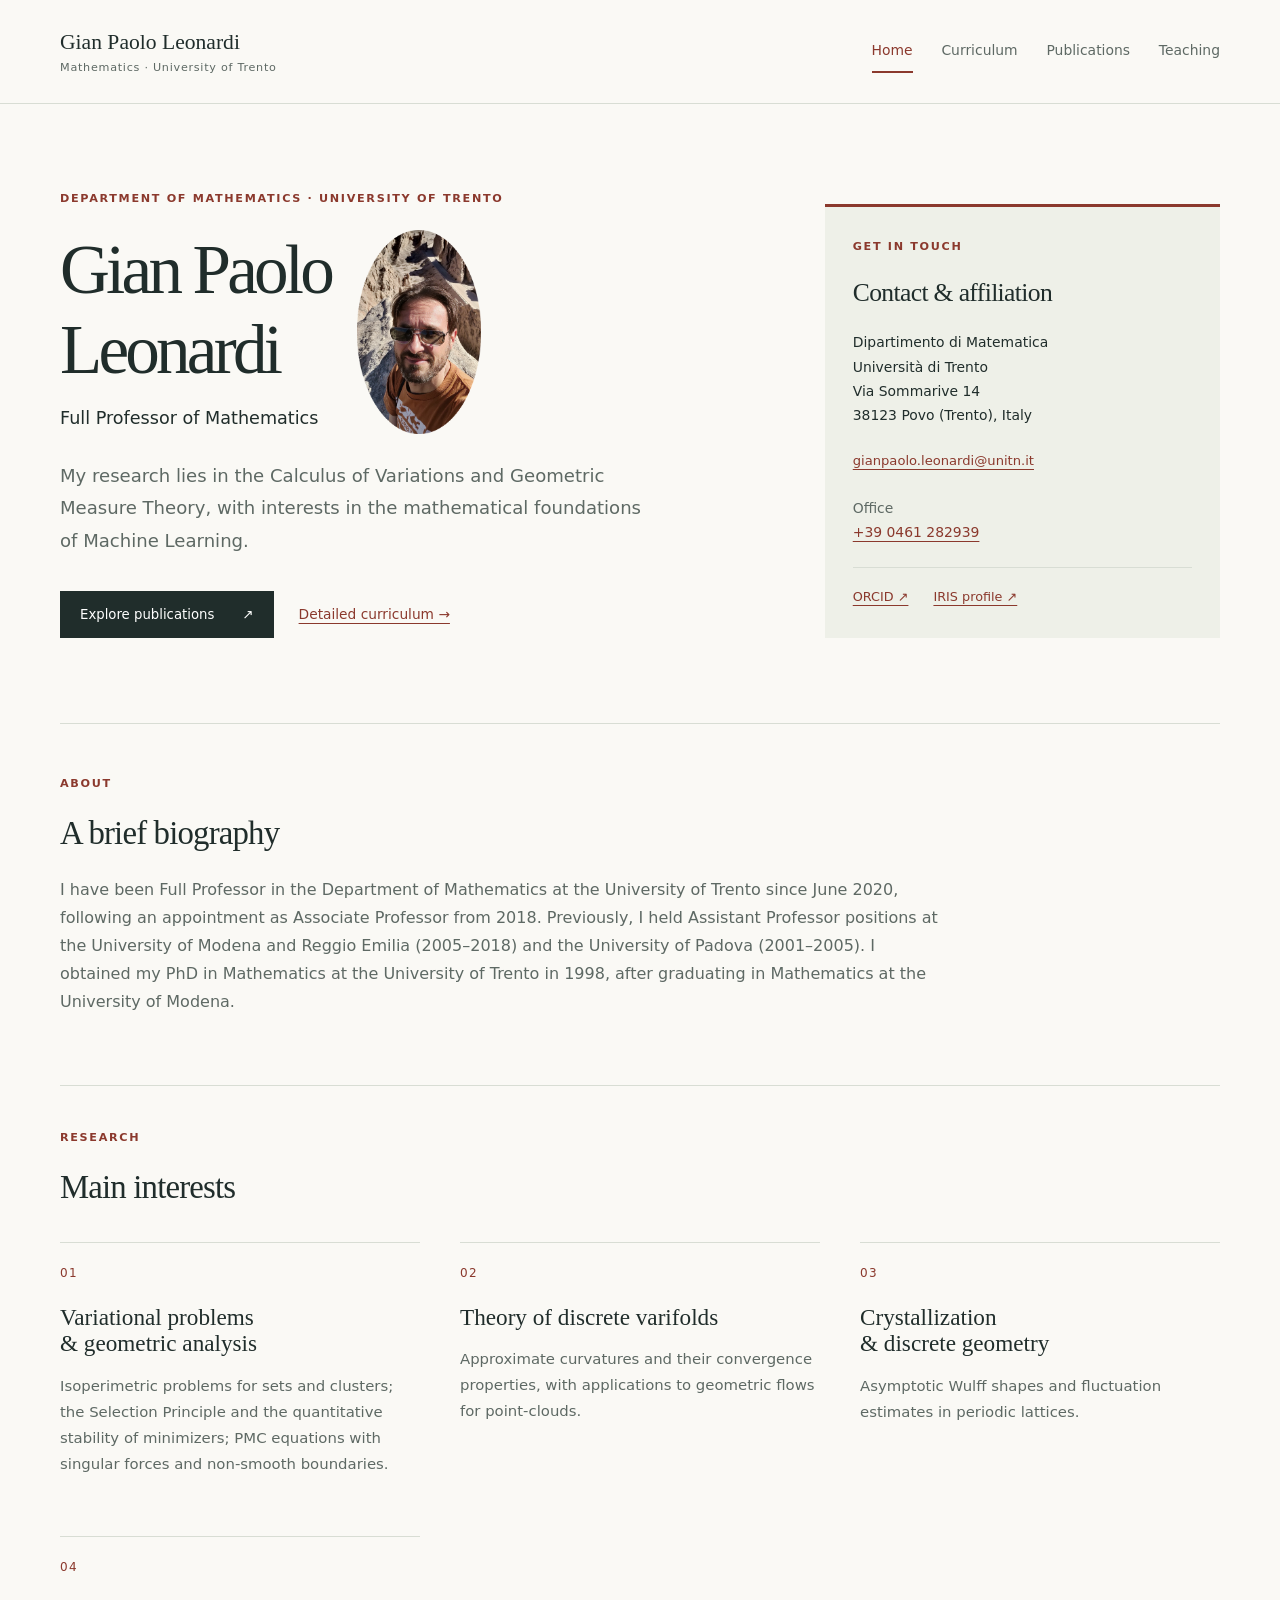
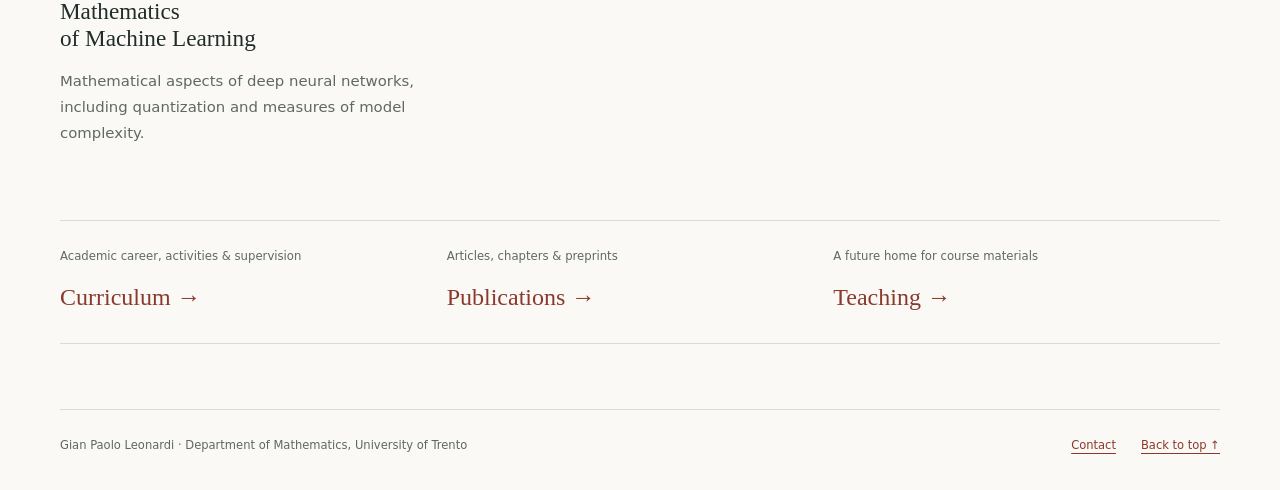
<file: index.html>
<!DOCTYPE html>
<html lang="en">
<head>
  <meta charset="utf-8">
  <meta name="viewport" content="width=device-width, initial-scale=1">
  <meta name="description" content="Gian Paolo Leonardi, Full Professor of Mathematics at the University of Trento. Calculus of Variations, Geometric Measure Theory and Machine Learning.">
  <meta name="author" content="Gian Paolo Leonardi">
  <meta name="color-scheme" content="light">
  <title>Home · Gian Paolo Leonardi</title>
  <link rel="stylesheet" href="styles.css">
</head>
<body>
<a class="skip-link" href="#main">Skip to content</a>
<header class="site-header"><div class="container header-inner">
  <a class="wordmark" href="index.html">Gian Paolo Leonardi<span>Mathematics · University of Trento</span></a>
  <nav aria-label="Main navigation"><a href="index.html" aria-current="page">Home</a><a href="curriculum.html">Curriculum</a><a href="publications.html">Publications</a><a href="teaching.html">Teaching</a></nav>
</div></header>
<main id="main" class="container">
<div class="hero">
  <div><p class="eyebrow">Department of Mathematics · University of Trento</p>
    <div class="hero-identity">
      <div class="identity-text">
        <h1>Gian Paolo<br>Leonardi</h1>
        <p class="position">Full Professor of Mathematics</p>
      </div>
      <div class="profile-photo-frame">
        <img class="profile-photo" src="fotoGP.png" alt="Portrait of Gian Paolo Leonardi" width="2915" height="4785" decoding="async">
      </div>
    </div>
    <p class="intro">My research lies in the Calculus of Variations and Geometric Measure Theory, with interests in the mathematical foundations of Machine Learning.</p>
    <a class="button" href="publications.html">Explore publications <span aria-hidden="true">↗</span></a>
    <a class="text-link" href="curriculum.html">Detailed curriculum →</a>
  </div>
  <aside class="contact-panel" aria-labelledby="contact-title"><p class="eyebrow">Get in touch</p><h2 id="contact-title">Contact &amp; affiliation</h2>
    <address>Dipartimento di Matematica<br>Università di Trento<br>Via Sommarive 14<br>38123 Povo (Trento), Italy</address>
    <a href="mailto:gianpaolo.leonardi@unitn.it">gianpaolo.leonardi@unitn.it</a>
    <p><span class="muted">Office</span><br><a href="tel:+390461282939">+39 0461 282939</a></p>
    <div class="profile-links"><a href="https://orcid.org/0000-0003-1944-312X">ORCID ↗</a><a href="https://iris.unitn.it/cris/rp/rp02219">IRIS profile ↗</a></div>
  </aside>
</div>
<section class="bio-section" aria-labelledby="bio-title"><p class="eyebrow">About</p><h2 id="bio-title">A brief biography</h2>
<p>I have been Full Professor in the Department of Mathematics at the University of Trento since June 2020, following an appointment as Associate Professor from 2018. Previously, I held Assistant Professor positions at the University of Modena and Reggio Emilia (2005–2018) and the University of Padova (2001–2005). I obtained my PhD in Mathematics at the University of Trento in 1998, after graduating in Mathematics at the University of Modena.</p></section>
<section class="research-section" aria-labelledby="research-title"><p class="eyebrow">Research</p><h2 id="research-title">Main interests</h2>
<div class="research-grid">
  <article><span class="section-number">01</span><h3>Variational problems<br>&amp; geometric analysis</h3><p>Isoperimetric problems for sets and clusters; the Selection Principle and the quantitative stability of minimizers; PMC equations with singular forces and non-smooth boundaries.</p></article>
  <article><span class="section-number">02</span><h3>Theory of discrete varifolds</h3><p>Approximate curvatures and their convergence properties, with applications to geometric flows for point-clouds.</p></article>
  <article><span class="section-number">03</span><h3>Crystallization<br>&amp; discrete geometry</h3><p>Asymptotic Wulff shapes and fluctuation estimates in periodic lattices.</p></article>
  <article><span class="section-number">04</span><h3>Mathematics<br>of Machine Learning</h3><p>Mathematical aspects of deep neural networks, including quantization and measures of model complexity.</p></article>
</div></section>
<section class="explore" aria-label="Explore the website"><a href="curriculum.html"><span>Academic career, activities &amp; supervision</span><strong>Curriculum →</strong></a><a href="publications.html"><span>Articles, chapters &amp; preprints</span><strong>Publications →</strong></a><a href="teaching.html"><span>A future home for course materials</span><strong>Teaching →</strong></a></section>
</main>
<footer class="container site-footer"><span>Gian Paolo Leonardi · Department of Mathematics, University of Trento</span><a href="mailto:gianpaolo.leonardi@unitn.it">Contact</a><a href="#main">Back to top ↑</a></footer>
</body>
</html>
</file>
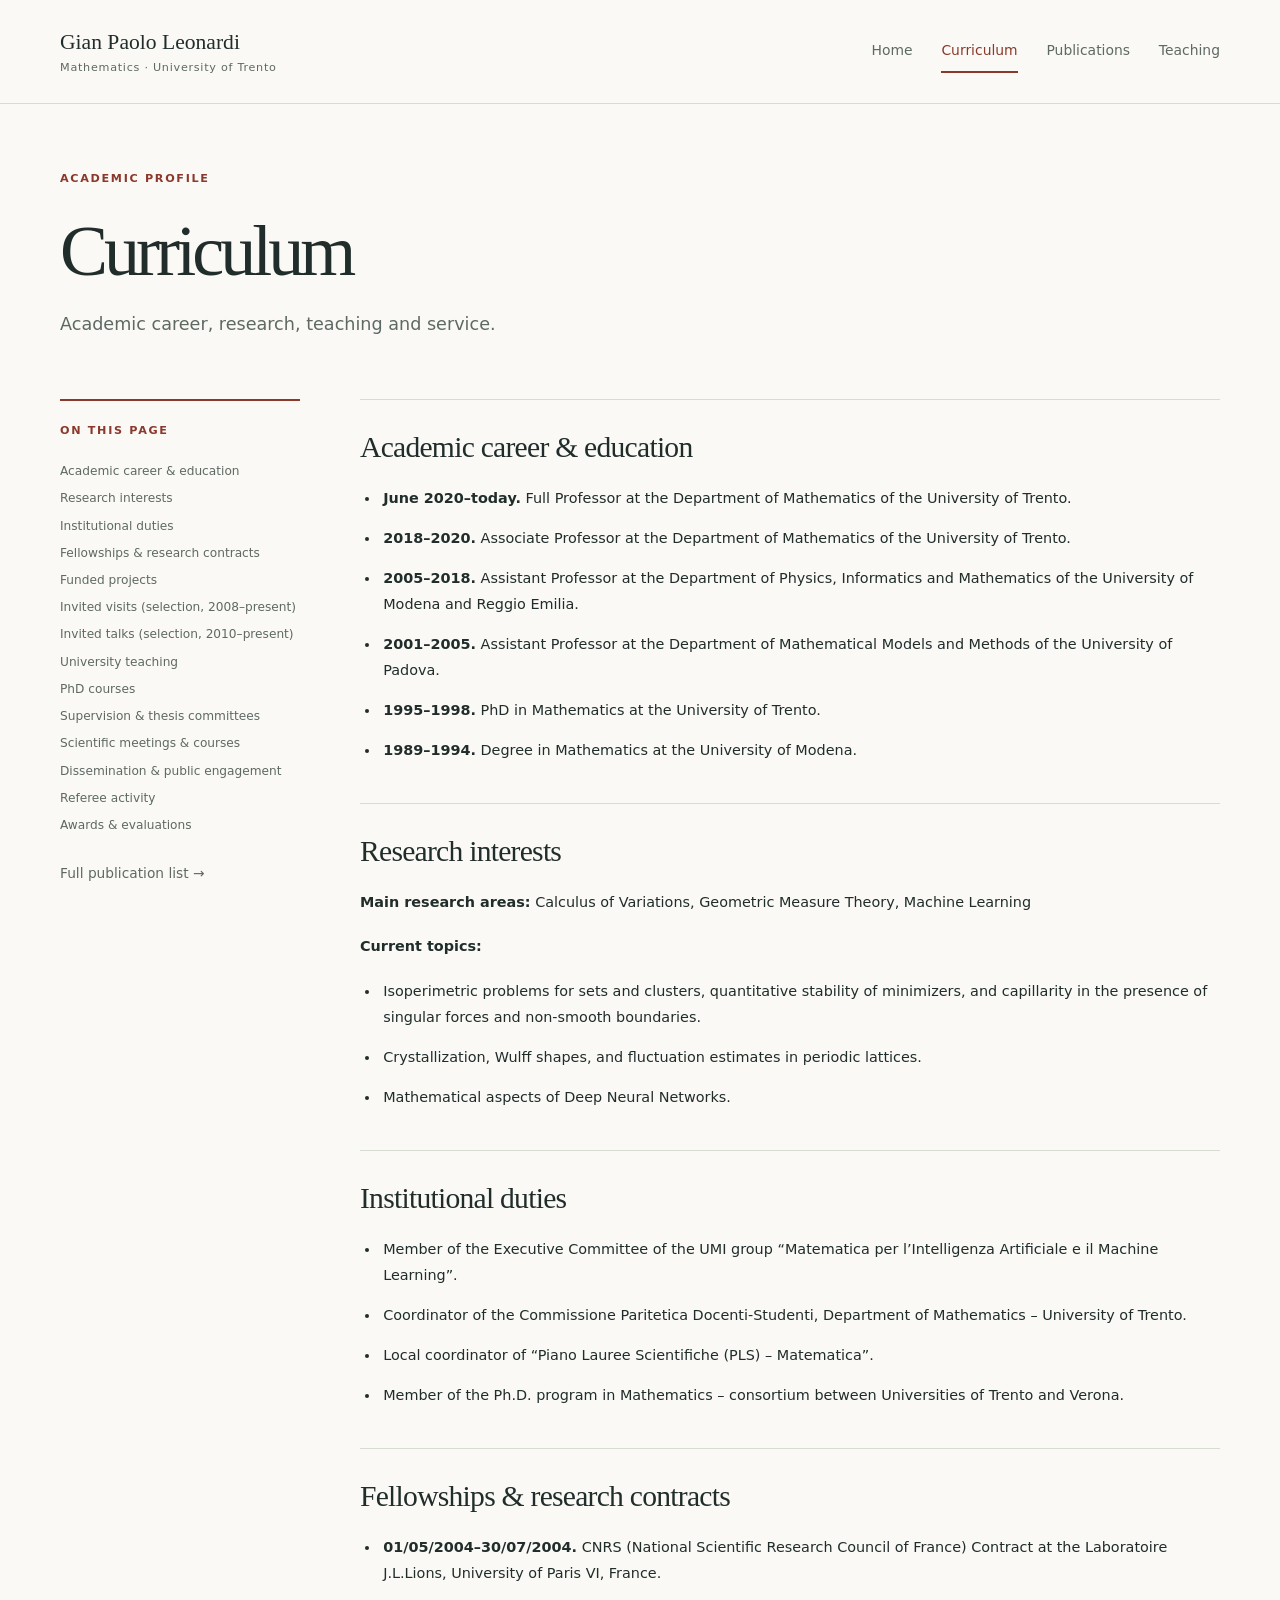
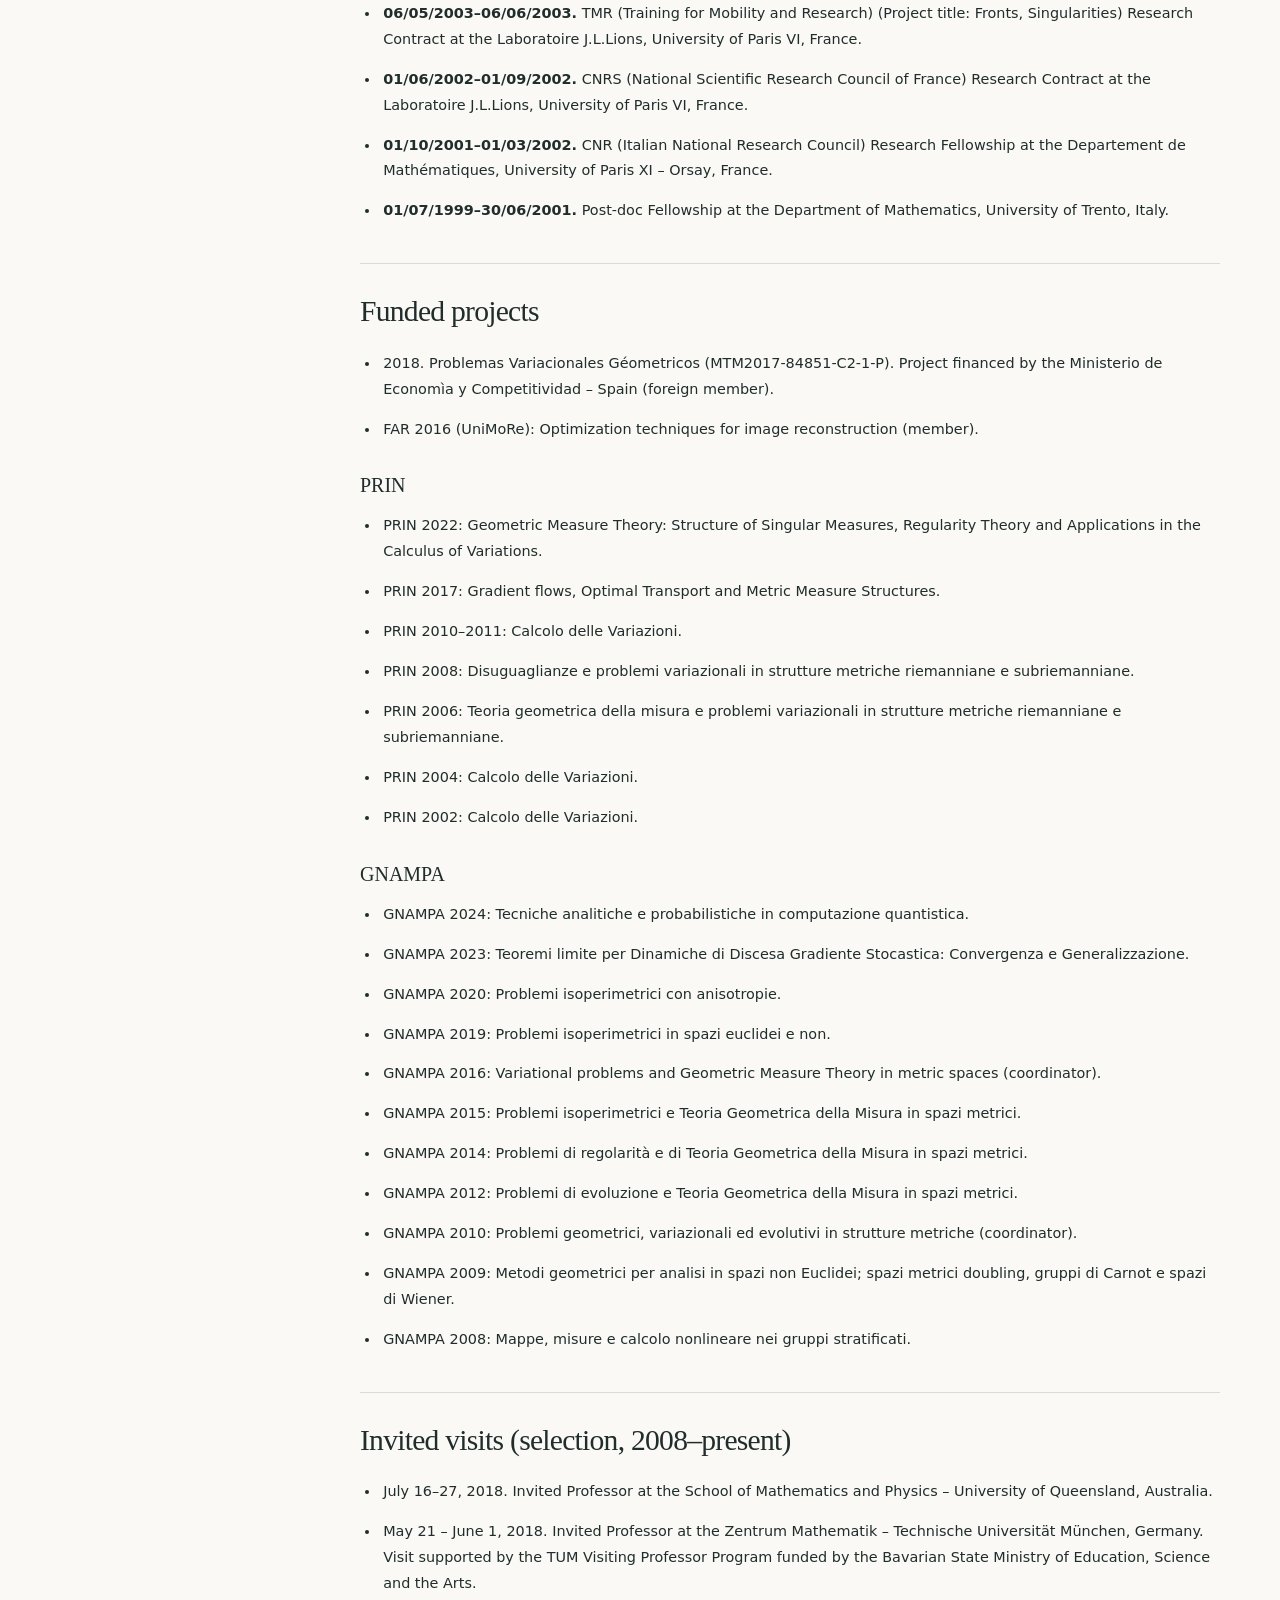
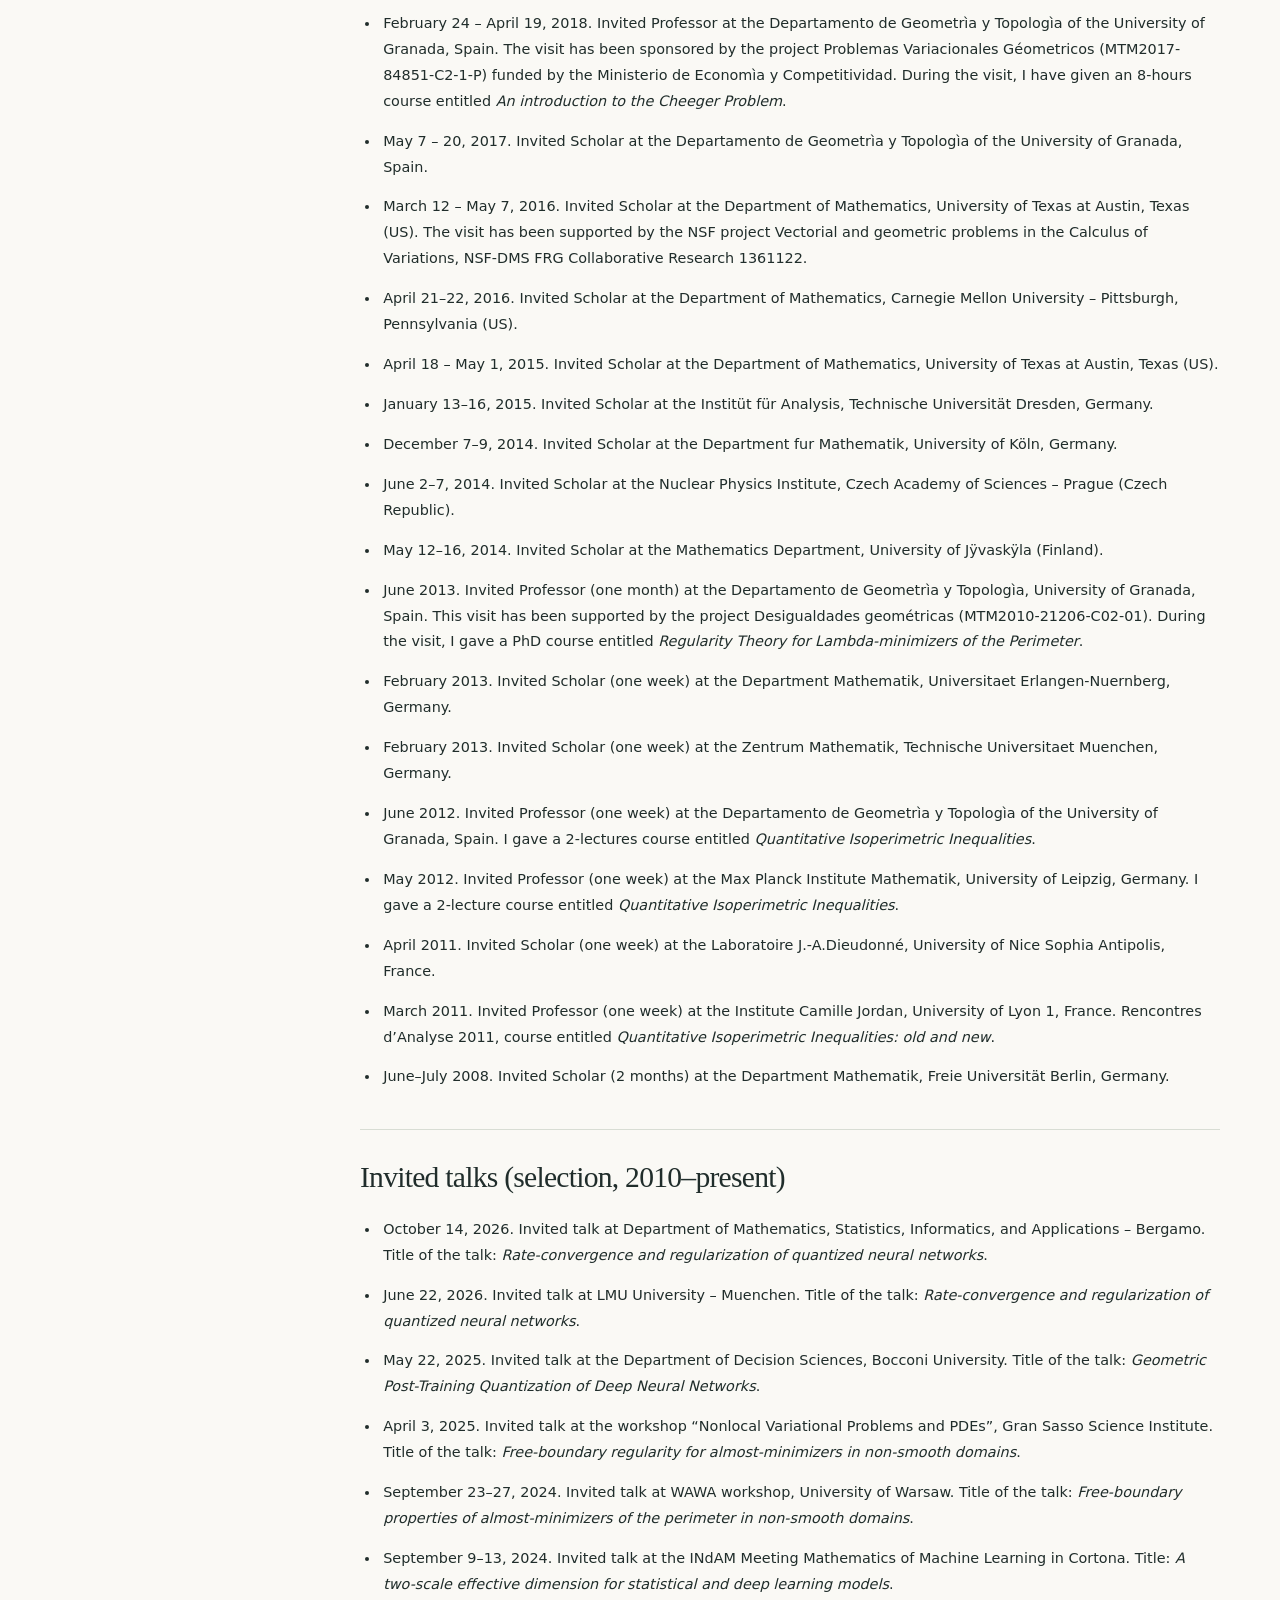
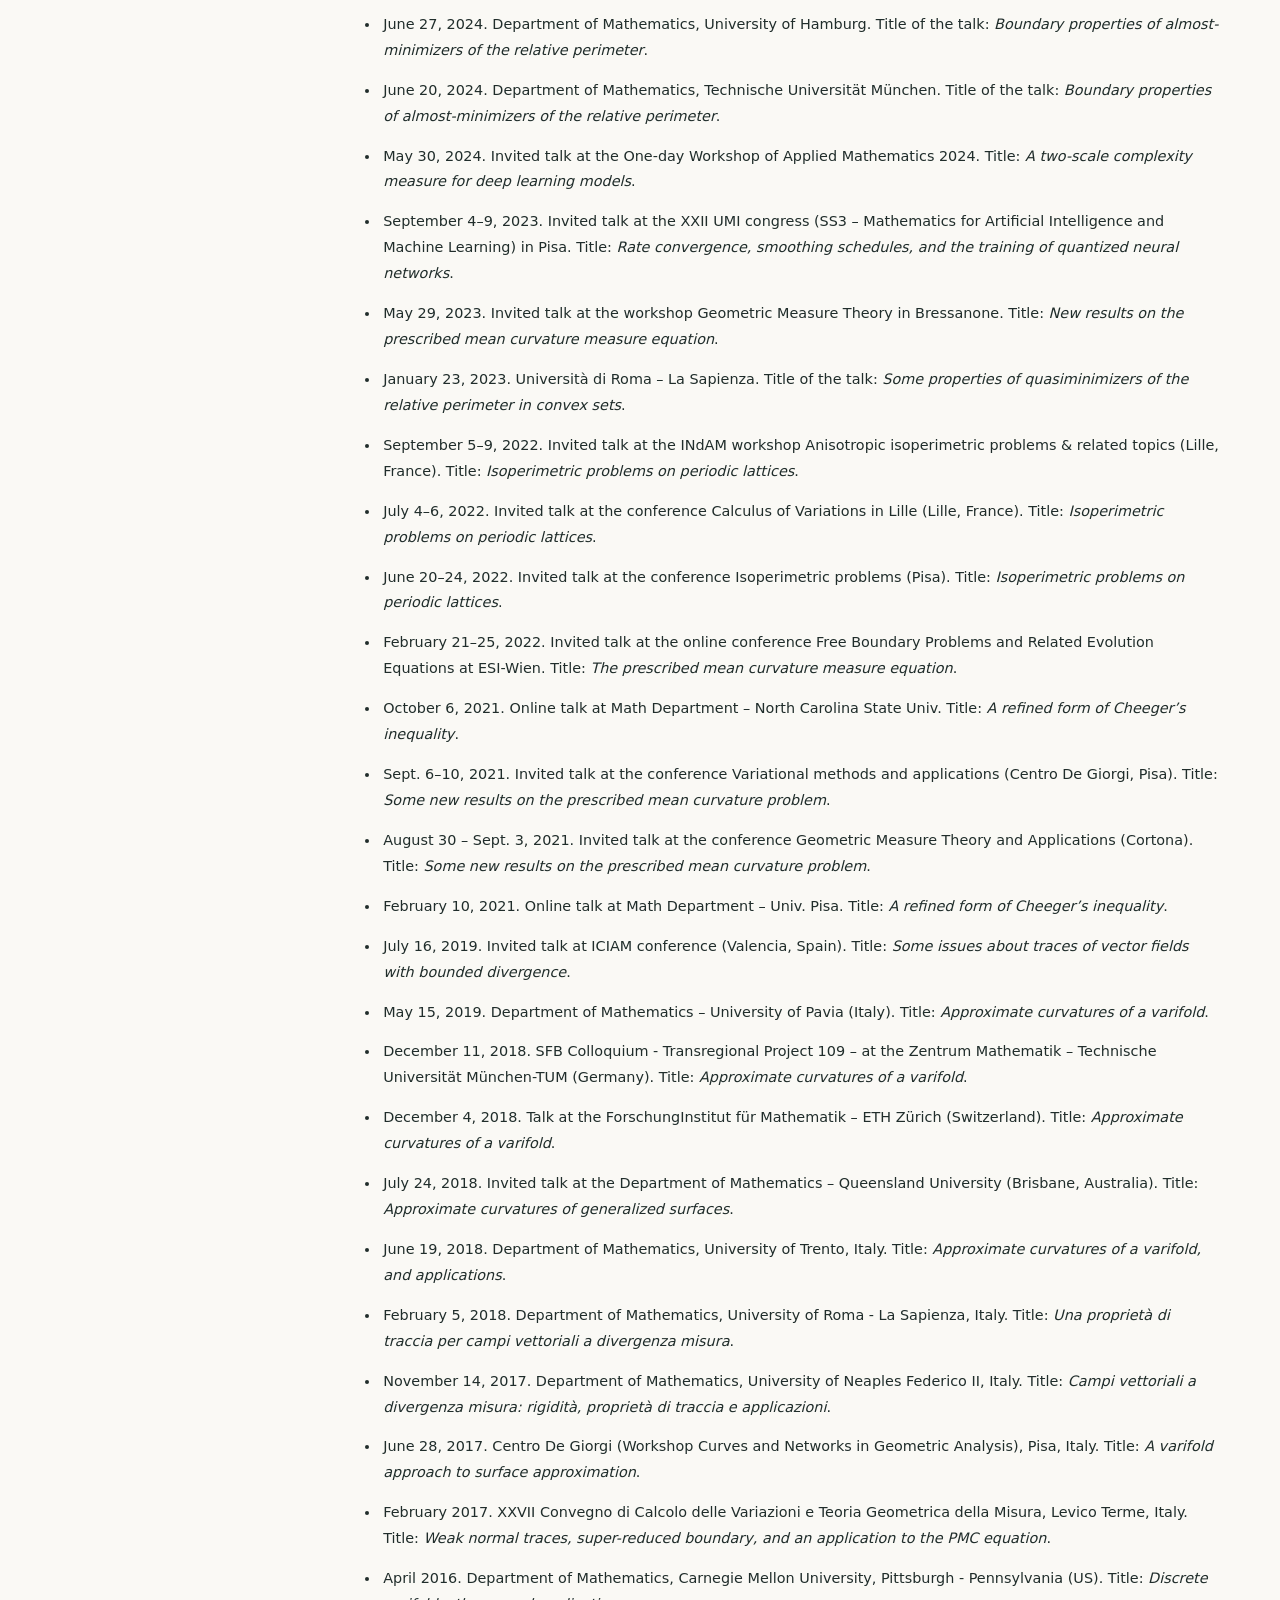
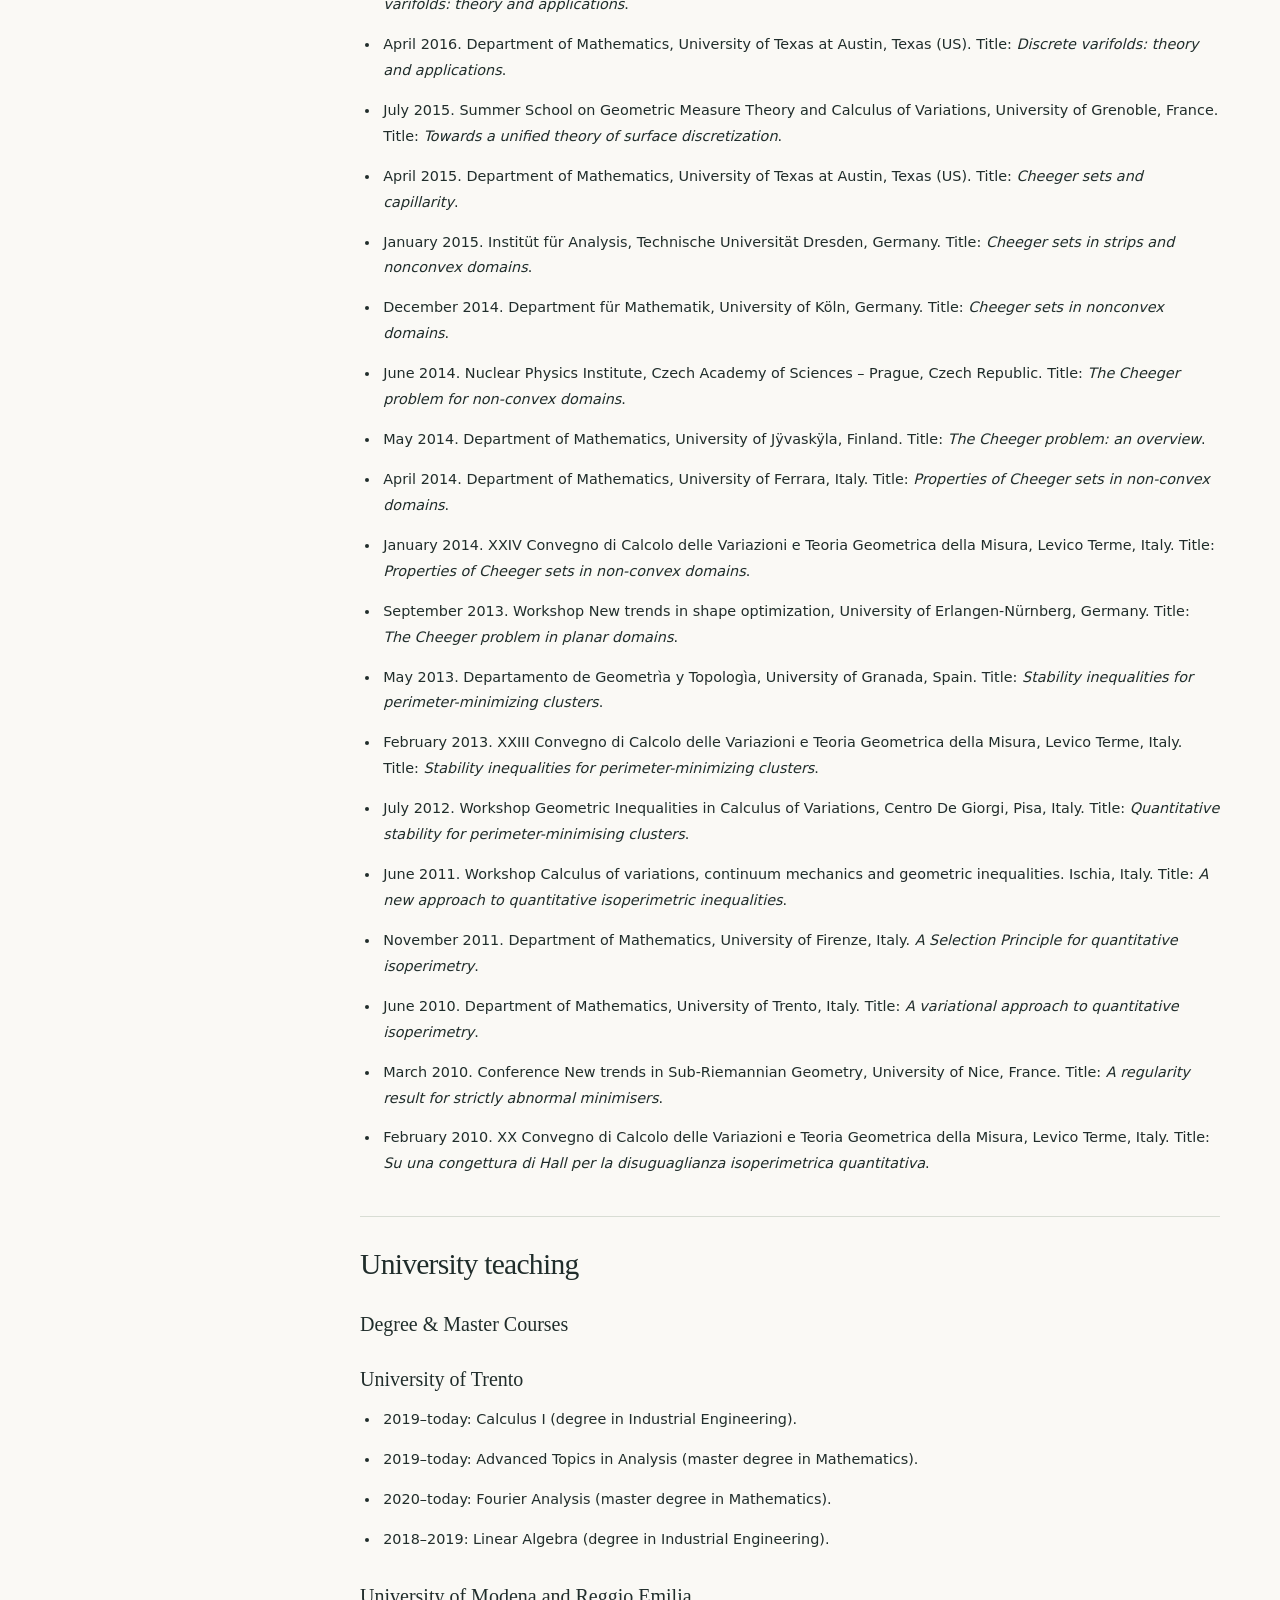
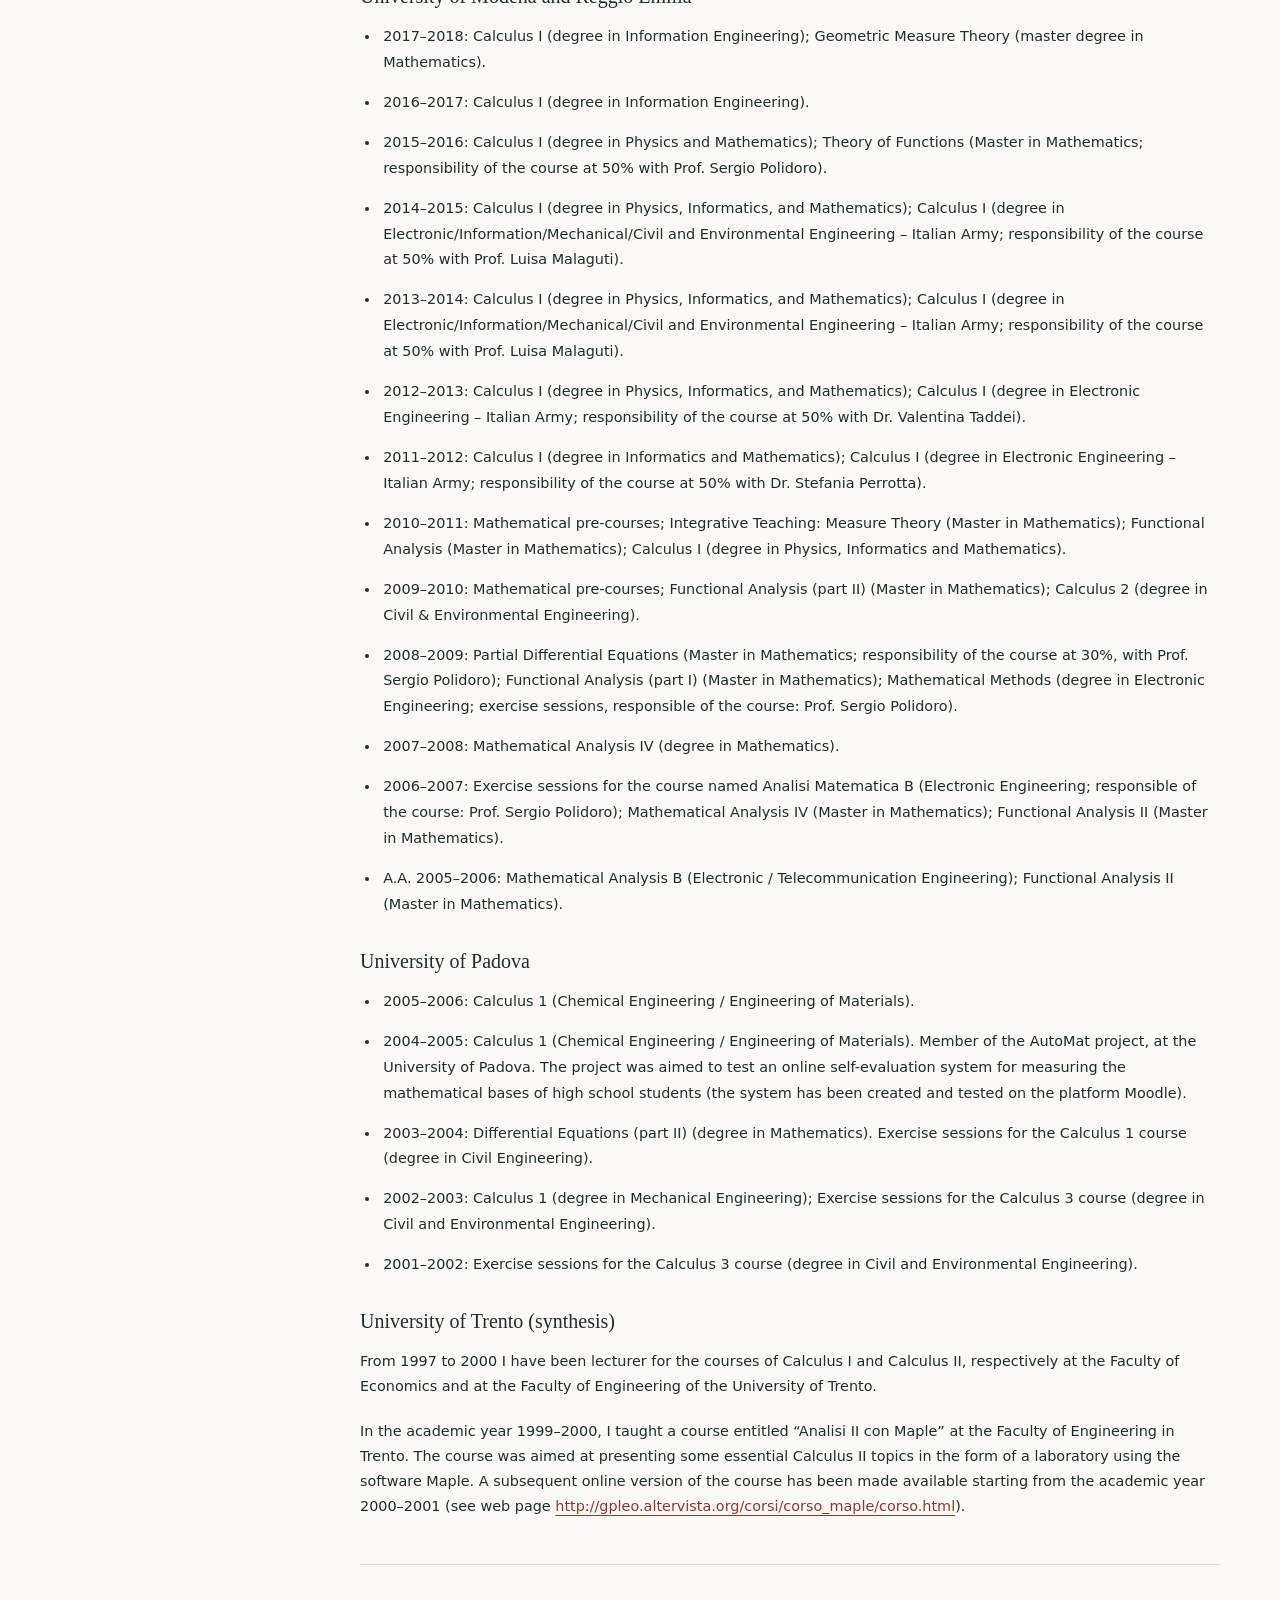
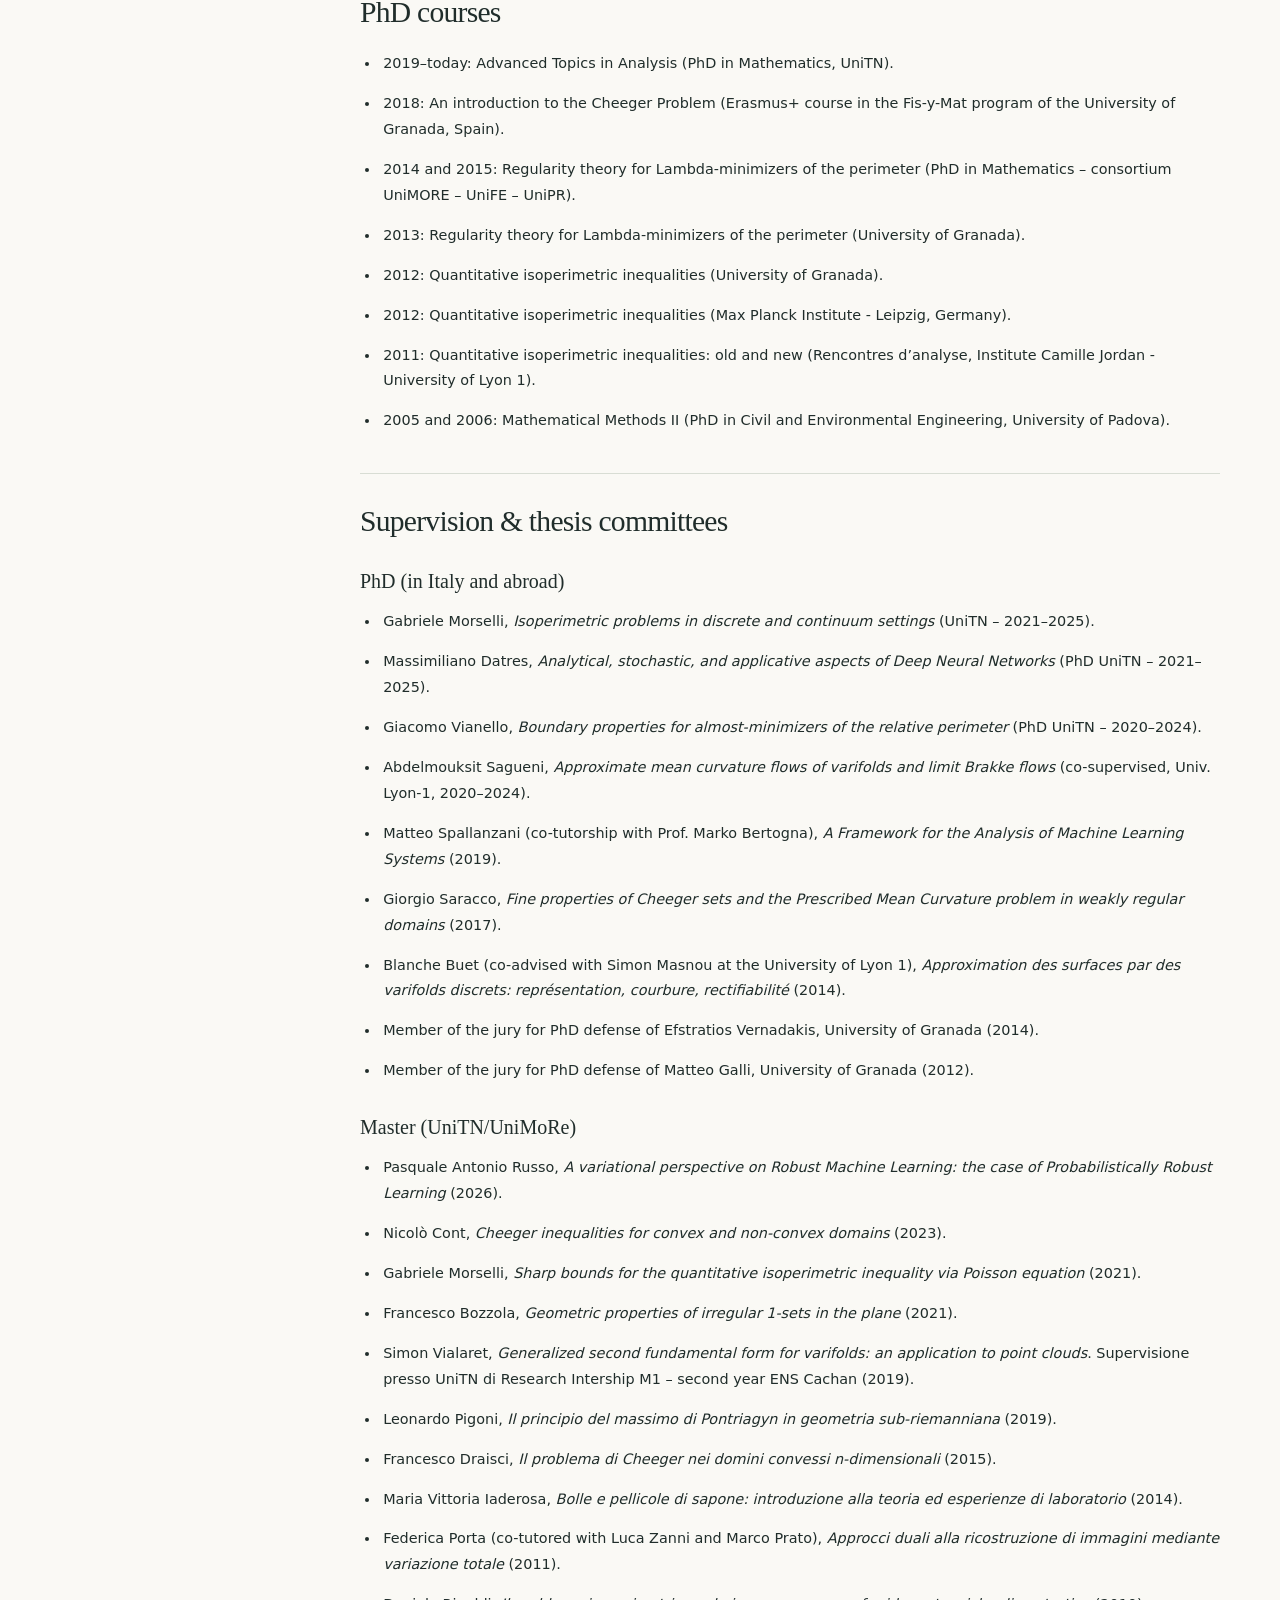
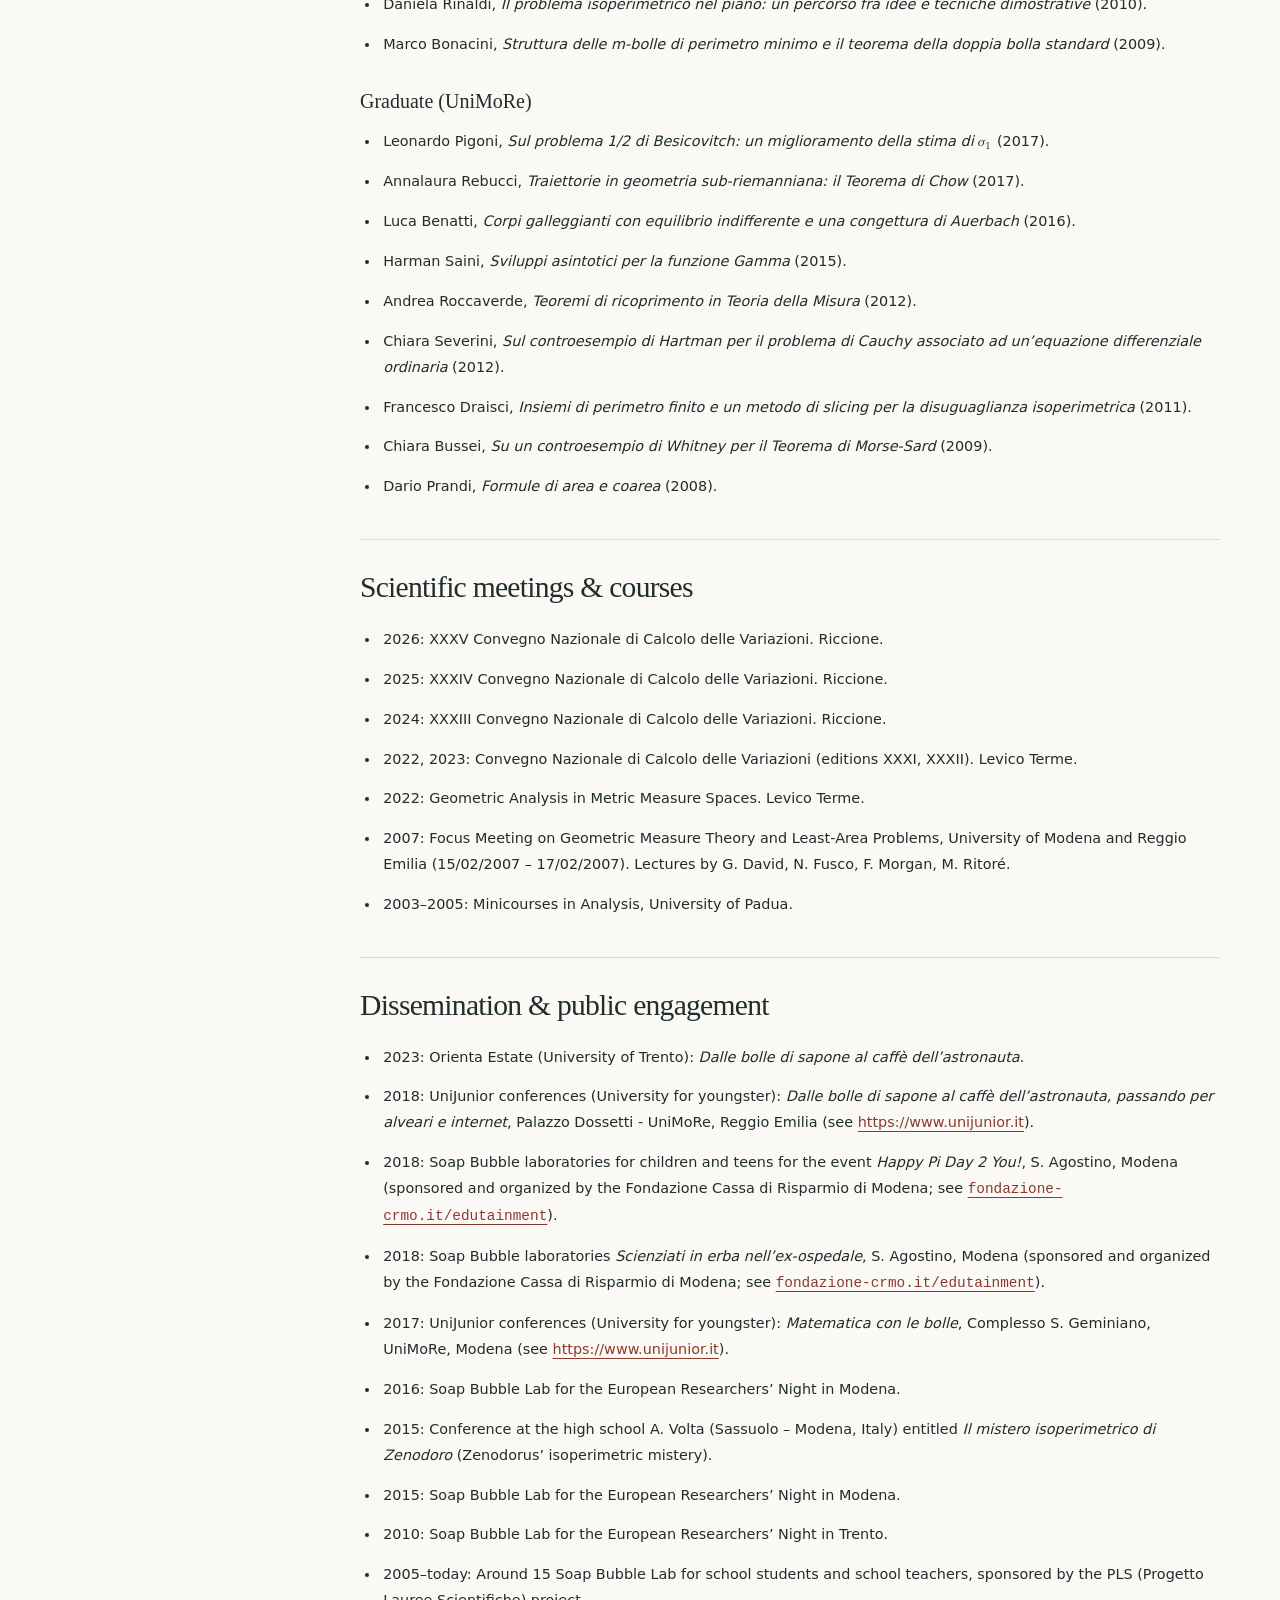
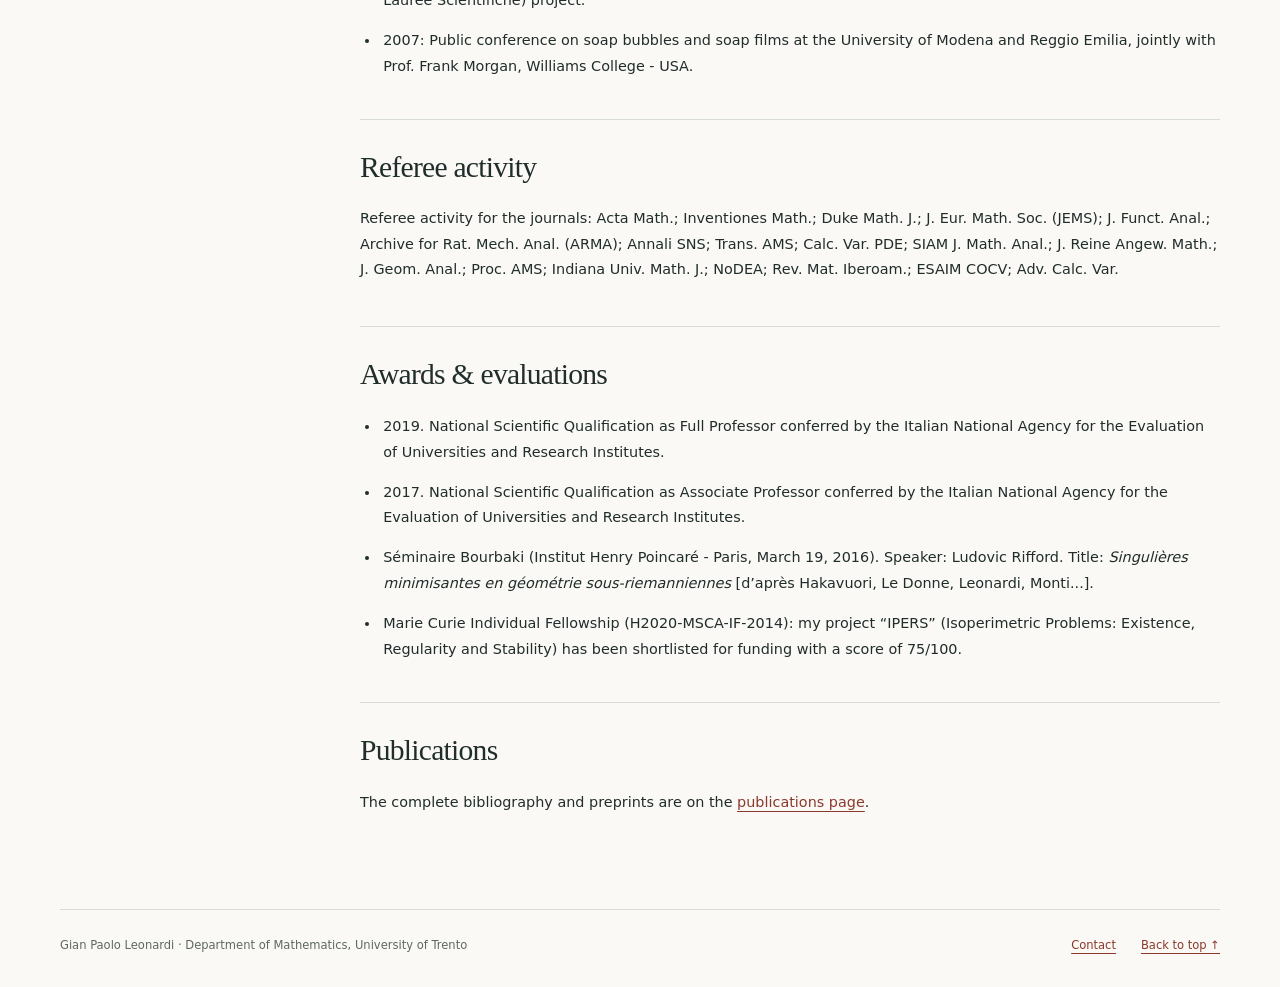
<file: curriculum.html>
<!DOCTYPE html>
<html lang="en">
<head>
  <meta charset="utf-8">
  <meta name="viewport" content="width=device-width, initial-scale=1">
  <meta name="description" content="Detailed curriculum of Gian Paolo Leonardi: academic career, research, teaching, supervision and scientific activities.">
  <meta name="author" content="Gian Paolo Leonardi">
  <meta name="color-scheme" content="light">
  <title>Curriculum · Gian Paolo Leonardi</title>
  <link rel="stylesheet" href="styles.css">
</head>
<body>
<a class="skip-link" href="#main">Skip to content</a>
<header class="site-header"><div class="container header-inner">
  <a class="wordmark" href="index.html">Gian Paolo Leonardi<span>Mathematics · University of Trento</span></a>
  <nav aria-label="Main navigation"><a href="index.html">Home</a><a href="curriculum.html" aria-current="page">Curriculum</a><a href="publications.html">Publications</a><a href="teaching.html">Teaching</a></nav>
</div></header>
<main id="main" class="container">
<div class="page-heading"><p class="eyebrow">Academic profile</p><h1>Curriculum</h1><p class="lede">Academic career, research, teaching and service.</p></div>
<div class="cv-layout"><aside class="toc"><nav aria-label="Curriculum sections"><p class="eyebrow">On this page</p><ol><li><a href="#academic_career">Academic career &amp; education</a></li><li><a href="#research_interests">Research interests</a></li><li><a href="#institutional_duties">Institutional duties</a></li><li><a href="#fellowships">Fellowships &amp; research contracts</a></li><li><a href="#funded_projects">Funded projects</a></li><li><a href="#visits">Invited visits (selection, 2008–present)</a></li><li><a href="#talks">Invited talks (selection, 2010–present)</a></li><li><a href="#teaching">University teaching</a></li><li><a href="#phd_courses">PhD courses</a></li><li><a href="#supervision">Supervision &amp; thesis committees</a></li><li><a href="#organization">Scientific meetings &amp; courses</a></li><li><a href="#dissemination">Dissemination &amp; public engagement</a></li><li><a href="#refereeing">Referee activity</a></li><li><a href="#awards">Awards &amp; evaluations</a></li></ol><a class="text-link" href="publications.html">Full publication list →</a></nav></aside><div class="cv-content"><section class="cv-section" id="academic_career"><h2>Academic career &amp; education</h2><ul>
<li><p><strong>June 2020–today.</strong> Full Professor at the
Department of Mathematics of the University of Trento.</p></li>
<li><p><strong>2018–2020.</strong> Associate Professor at the Department
of Mathematics of the University of Trento.</p></li>
<li><p><strong>2005–2018.</strong> Assistant Professor at the Department
of Physics, Informatics and Mathematics of the University of Modena and
Reggio Emilia.</p></li>
<li><p><strong>2001–2005.</strong> Assistant Professor at the Department
of Mathematical Models and Methods of the University of Padova.</p></li>
<li><p><strong>1995–1998.</strong> PhD in Mathematics at the University
of Trento.</p></li>
<li><p><strong>1989–1994.</strong> Degree in Mathematics at the
University of Modena.</p></li>
</ul>
</section><section class="cv-section" id="research_interests"><h2>Research interests</h2><p><strong>Main research areas:</strong> Calculus of Variations,
Geometric Measure Theory, Machine Learning</p>
<p><strong>Current topics:</strong></p>
<ul>
<li><p>Isoperimetric problems for sets and clusters, quantitative
stability of minimizers, and capillarity in the presence of singular
forces and non-smooth boundaries.</p></li>
<li><p>Crystallization, Wulff shapes, and fluctuation estimates in
periodic lattices.</p></li>
<li><p>Mathematical aspects of Deep Neural Networks.</p></li>
</ul>
</section><section class="cv-section" id="institutional_duties"><h2>Institutional duties</h2><ul>
<li><p>Member of the Executive Committee of the UMI group “Matematica
per l’Intelligenza Artificiale e il Machine Learning”.</p></li>
<li><p>Coordinator of the Commissione Paritetica Docenti-Studenti,
Department of Mathematics – University of Trento.</p></li>
<li><p>Local coordinator of “Piano Lauree Scientifiche (PLS) –
Matematica”.</p></li>
<li><p>Member of the Ph.D. program in Mathematics – consortium between
Universities of Trento and Verona.</p></li>
</ul>
</section><section class="cv-section" id="fellowships"><h2>Fellowships &amp; research contracts</h2><ul>
<li><p><strong>01/05/2004–30/07/2004.</strong> CNRS (National Scientific
Research Council of France) Contract at the Laboratoire J.L.Lions,
University of Paris VI, France.</p></li>
<li><p><strong>06/05/2003–06/06/2003.</strong> TMR (Training for
Mobility and Research) (Project title: Fronts, Singularities) Research
Contract at the Laboratoire J.L.Lions, University of Paris VI,
France.</p></li>
<li><p><strong>01/06/2002–01/09/2002.</strong> CNRS (National Scientific
Research Council of France) Research Contract at the Laboratoire
J.L.Lions, University of Paris VI, France.</p></li>
<li><p><strong>01/10/2001–01/03/2002.</strong> CNR (Italian National
Research Council) Research Fellowship at the Departement de
Mathématiques, University of Paris XI – Orsay, France.</p></li>
<li><p><strong>01/07/1999–30/06/2001.</strong> Post-doc Fellowship at
the Department of Mathematics, University of Trento, Italy.</p></li>
</ul>
</section><section class="cv-section" id="funded_projects"><h2>Funded projects</h2><ul>
<li><p>2018. Problemas Variacionales Géometricos (MTM2017-84851-C2-1-P).
Project financed by the Ministerio de Economìa y Competitividad – Spain
(foreign member).</p></li>
<li><p>FAR 2016 (UniMoRe): Optimization techniques for image
reconstruction (member).</p></li>
</ul>
<h3 id="prin">PRIN</h3>
<ul>
<li><p>PRIN 2022: Geometric Measure Theory: Structure of Singular
Measures, Regularity Theory and Applications in the Calculus of
Variations.</p></li>
<li><p>PRIN 2017: Gradient flows, Optimal Transport and Metric Measure
Structures.</p></li>
<li><p>PRIN 2010–2011: Calcolo delle Variazioni.</p></li>
<li><p>PRIN 2008: Disuguaglianze e problemi variazionali in strutture
metriche riemanniane e subriemanniane.</p></li>
<li><p>PRIN 2006: Teoria geometrica della misura e problemi variazionali
in strutture metriche riemanniane e subriemanniane.</p></li>
<li><p>PRIN 2004: Calcolo delle Variazioni.</p></li>
<li><p>PRIN 2002: Calcolo delle Variazioni.</p></li>
</ul>
<h3 id="gnampa">GNAMPA</h3>
<ul>
<li><p>GNAMPA 2024: Tecniche analitiche e probabilistiche in
computazione quantistica.</p></li>
<li><p>GNAMPA 2023: Teoremi limite per Dinamiche di Discesa Gradiente
Stocastica: Convergenza e Generalizzazione.</p></li>
<li><p>GNAMPA 2020: Problemi isoperimetrici con anisotropie.</p></li>
<li><p>GNAMPA 2019: Problemi isoperimetrici in spazi euclidei e
non.</p></li>
<li><p>GNAMPA 2016: Variational problems and Geometric Measure Theory in
metric spaces (coordinator).</p></li>
<li><p>GNAMPA 2015: Problemi isoperimetrici e Teoria Geometrica della
Misura in spazi metrici.</p></li>
<li><p>GNAMPA 2014: Problemi di regolarità e di Teoria Geometrica della
Misura in spazi metrici.</p></li>
<li><p>GNAMPA 2012: Problemi di evoluzione e Teoria Geometrica della
Misura in spazi metrici.</p></li>
<li><p>GNAMPA 2010: Problemi geometrici, variazionali ed evolutivi in
strutture metriche (coordinator).</p></li>
<li><p>GNAMPA 2009: Metodi geometrici per analisi in spazi non Euclidei;
spazi metrici doubling, gruppi di Carnot e spazi di Wiener.</p></li>
<li><p>GNAMPA 2008: Mappe, misure e calcolo nonlineare nei gruppi
stratificati.</p></li>
</ul>
</section><section class="cv-section" id="visits"><h2>Invited visits (selection, 2008–present)</h2><ul>
<li><p>July 16–27, 2018. Invited Professor at the School of Mathematics
and Physics – University of Queensland, Australia.</p></li>
<li><p>May 21 – June 1, 2018. Invited Professor at the Zentrum
Mathematik – Technische Universität München, Germany. Visit supported by
the TUM Visiting Professor Program funded by the Bavarian State Ministry
of Education, Science and the Arts.</p></li>
<li><p>February 24 – April 19, 2018. Invited Professor at the
Departamento de Geometrìa y Topologìa of the University of Granada,
Spain. The visit has been sponsored by the project Problemas
Variacionales Géometricos (MTM2017-84851-C2-1-P) funded by the
Ministerio de Economìa y Competitividad. During the visit, I have given
an 8-hours course entitled <em>An introduction to the Cheeger
Problem</em>.</p></li>
<li><p>May 7 – 20, 2017. Invited Scholar at the Departamento de
Geometrìa y Topologìa of the University of Granada, Spain.</p></li>
<li><p>March 12 – May 7, 2016. Invited Scholar at the Department of
Mathematics, University of Texas at Austin, Texas (US). The visit has
been supported by the NSF project Vectorial and geometric problems in
the Calculus of Variations, NSF-DMS FRG Collaborative Research
1361122.</p></li>
<li><p>April 21–22, 2016. Invited Scholar at the Department of
Mathematics, Carnegie Mellon University – Pittsburgh, Pennsylvania
(US).</p></li>
<li><p>April 18 – May 1, 2015. Invited Scholar at the Department of
Mathematics, University of Texas at Austin, Texas (US).</p></li>
<li><p>January 13–16, 2015. Invited Scholar at the Institüt für
Analysis, Technische Universität Dresden, Germany.</p></li>
<li><p>December 7–9, 2014. Invited Scholar at the Department fur
Mathematik, University of Köln, Germany.</p></li>
<li><p>June 2–7, 2014. Invited Scholar at the Nuclear Physics Institute,
Czech Academy of Sciences – Prague (Czech Republic).</p></li>
<li><p>May 12–16, 2014. Invited Scholar at the Mathematics Department,
University of Jÿvaskÿla (Finland).</p></li>
<li><p>June 2013. Invited Professor (one month) at the Departamento de
Geometrìa y Topologìa, University of Granada, Spain. This visit has been
supported by the project Desigualdades geométricas
(MTM2010-21206-C02-01). During the visit, I gave a PhD course entitled
<em>Regularity Theory for Lambda-minimizers of the
Perimeter</em>.</p></li>
<li><p>February 2013. Invited Scholar (one week) at the Department
Mathematik, Universitaet Erlangen-Nuernberg, Germany.</p></li>
<li><p>February 2013. Invited Scholar (one week) at the Zentrum
Mathematik, Technische Universitaet Muenchen, Germany.</p></li>
<li><p>June 2012. Invited Professor (one week) at the Departamento de
Geometrìa y Topologìa of the University of Granada, Spain. I gave a
2-lectures course entitled <em>Quantitative Isoperimetric
Inequalities</em>.</p></li>
<li><p>May 2012. Invited Professor (one week) at the Max Planck
Institute Mathematik, University of Leipzig, Germany. I gave a 2-lecture
course entitled <em>Quantitative Isoperimetric
Inequalities</em>.</p></li>
<li><p>April 2011. Invited Scholar (one week) at the Laboratoire
J.-A.Dieudonné, University of Nice Sophia Antipolis, France.</p></li>
<li><p>March 2011. Invited Professor (one week) at the Institute Camille
Jordan, University of Lyon 1, France. Rencontres d’Analyse 2011, course
entitled <em>Quantitative Isoperimetric Inequalities: old and
new</em>.</p></li>
<li><p>June–July 2008. Invited Scholar (2 months) at the Department
Mathematik, Freie Universität Berlin, Germany.</p></li>
</ul>
</section><section class="cv-section" id="talks"><h2>Invited talks (selection, 2010–present)</h2><ul>
<li><p>October 14, 2026. Invited talk at Department of Mathematics,
Statistics, Informatics, and Applications – Bergamo. Title of the talk:
<em>Rate-convergence and regularization of quantized neural
networks</em>.</p></li>
<li><p>June 22, 2026. Invited talk at LMU University – Muenchen. Title
of the talk: <em>Rate-convergence and regularization of quantized neural
networks</em>.</p></li>
<li><p>May 22, 2025. Invited talk at the Department of Decision
Sciences, Bocconi University. Title of the talk: <em>Geometric
Post-Training Quantization of Deep Neural Networks</em>.</p></li>
<li><p>April 3, 2025. Invited talk at the workshop “Nonlocal Variational
Problems and PDEs”, Gran Sasso Science Institute. Title of the talk:
<em>Free-boundary regularity for almost-minimizers in non-smooth
domains</em>.</p></li>
<li><p>September 23–27, 2024. Invited talk at WAWA workshop, University
of Warsaw. Title of the talk: <em>Free-boundary properties of
almost-minimizers of the perimeter in non-smooth domains</em>.</p></li>
<li><p>September 9–13, 2024. Invited talk at the INdAM Meeting
Mathematics of Machine Learning in Cortona. Title: <em>A two-scale
effective dimension for statistical and deep learning
models</em>.</p></li>
<li><p>June 27, 2024. Department of Mathematics, University of Hamburg.
Title of the talk: <em>Boundary properties of almost-minimizers of the
relative perimeter</em>.</p></li>
<li><p>June 20, 2024. Department of Mathematics, Technische Universität
München. Title of the talk: <em>Boundary properties of almost-minimizers
of the relative perimeter</em>.</p></li>
<li><p>May 30, 2024. Invited talk at the One-day Workshop of Applied
Mathematics 2024. Title: <em>A two-scale complexity measure for deep
learning models</em>.</p></li>
<li><p>September 4–9, 2023. Invited talk at the XXII UMI congress (SS3 –
Mathematics for Artificial Intelligence and Machine Learning) in Pisa.
Title: <em>Rate convergence, smoothing schedules, and the training of
quantized neural networks</em>.</p></li>
<li><p>May 29, 2023. Invited talk at the workshop Geometric Measure
Theory in Bressanone. Title: <em>New results on the prescribed mean
curvature measure equation</em>.</p></li>
<li><p>January 23, 2023. Università di Roma – La Sapienza. Title of the
talk: <em>Some properties of quasiminimizers of the relative perimeter
in convex sets</em>.</p></li>
<li><p>September 5–9, 2022. Invited talk at the INdAM workshop
Anisotropic isoperimetric problems &amp; related topics (Lille, France).
Title: <em>Isoperimetric problems on periodic lattices</em>.</p></li>
<li><p>July 4–6, 2022. Invited talk at the conference Calculus of
Variations in Lille (Lille, France). Title: <em>Isoperimetric problems
on periodic lattices</em>.</p></li>
<li><p>June 20–24, 2022. Invited talk at the conference Isoperimetric
problems (Pisa). Title: <em>Isoperimetric problems on periodic
lattices</em>.</p></li>
<li><p>February 21–25, 2022. Invited talk at the online conference Free
Boundary Problems and Related Evolution Equations at ESI-Wien. Title:
<em>The prescribed mean curvature measure equation</em>.</p></li>
<li><p>October 6, 2021. Online talk at Math Department – North Carolina
State Univ. Title: <em>A refined form of Cheeger’s
inequality</em>.</p></li>
<li><p>Sept. 6–10, 2021. Invited talk at the conference Variational
methods and applications (Centro De Giorgi, Pisa). Title: <em>Some new
results on the prescribed mean curvature problem</em>.</p></li>
<li><p>August 30 – Sept. 3, 2021. Invited talk at the conference
Geometric Measure Theory and Applications (Cortona). Title: <em>Some new
results on the prescribed mean curvature problem</em>.</p></li>
<li><p>February 10, 2021. Online talk at Math Department – Univ. Pisa.
Title: <em>A refined form of Cheeger’s inequality</em>.</p></li>
<li><p>July 16, 2019. Invited talk at ICIAM conference (Valencia,
Spain). Title: <em>Some issues about traces of vector fields with
bounded divergence</em>.</p></li>
<li><p>May 15, 2019. Department of Mathematics – University of Pavia
(Italy). Title: <em>Approximate curvatures of a varifold</em>.</p></li>
<li><p>December 11, 2018. SFB Colloquium - Transregional Project 109 –
at the Zentrum Mathematik – Technische Universität München-TUM
(Germany). Title: <em>Approximate curvatures of a
varifold</em>.</p></li>
<li><p>December 4, 2018. Talk at the ForschungInstitut für Mathematik –
ETH Zürich (Switzerland). Title: <em>Approximate curvatures of a
varifold</em>.</p></li>
<li><p>July 24, 2018. Invited talk at the Department of Mathematics –
Queensland University (Brisbane, Australia). Title: <em>Approximate
curvatures of generalized surfaces</em>.</p></li>
<li><p>June 19, 2018. Department of Mathematics, University of Trento,
Italy. Title: <em>Approximate curvatures of a varifold, and
applications</em>.</p></li>
<li><p>February 5, 2018. Department of Mathematics, University of Roma -
La Sapienza, Italy. Title: <em>Una proprietà di traccia per campi
vettoriali a divergenza misura</em>.</p></li>
<li><p>November 14, 2017. Department of Mathematics, University of
Neaples Federico II, Italy. Title: <em>Campi vettoriali a divergenza
misura: rigidità, proprietà di traccia e applicazioni</em>.</p></li>
<li><p>June 28, 2017. Centro De Giorgi (Workshop Curves and Networks in
Geometric Analysis), Pisa, Italy. Title: <em>A varifold approach to
surface approximation</em>.</p></li>
<li><p>February 2017. XXVII Convegno di Calcolo delle Variazioni e
Teoria Geometrica della Misura, Levico Terme, Italy. Title: <em>Weak
normal traces, super-reduced boundary, and an application to the PMC
equation</em>.</p></li>
<li><p>April 2016. Department of Mathematics, Carnegie Mellon
University, Pittsburgh - Pennsylvania (US). Title: <em>Discrete
varifolds: theory and applications</em>.</p></li>
<li><p>April 2016. Department of Mathematics, University of Texas at
Austin, Texas (US). Title: <em>Discrete varifolds: theory and
applications</em>.</p></li>
<li><p>July 2015. Summer School on Geometric Measure Theory and Calculus
of Variations, University of Grenoble, France. Title: <em>Towards a
unified theory of surface discretization</em>.</p></li>
<li><p>April 2015. Department of Mathematics, University of Texas at
Austin, Texas (US). Title: <em>Cheeger sets and
capillarity</em>.</p></li>
<li><p>January 2015. Institüt für Analysis, Technische Universität
Dresden, Germany. Title: <em>Cheeger sets in strips and nonconvex
domains</em>.</p></li>
<li><p>December 2014. Department für Mathematik, University of Köln,
Germany. Title: <em>Cheeger sets in nonconvex domains</em>.</p></li>
<li><p>June 2014. Nuclear Physics Institute, Czech Academy of Sciences –
Prague, Czech Republic. Title: <em>The Cheeger problem for non-convex
domains</em>.</p></li>
<li><p>May 2014. Department of Mathematics, University of Jÿvaskÿla,
Finland. Title: <em>The Cheeger problem: an overview</em>.</p></li>
<li><p>April 2014. Department of Mathematics, University of Ferrara,
Italy. Title: <em>Properties of Cheeger sets in non-convex
domains</em>.</p></li>
<li><p>January 2014. XXIV Convegno di Calcolo delle Variazioni e Teoria
Geometrica della Misura, Levico Terme, Italy. Title: <em>Properties of
Cheeger sets in non-convex domains</em>.</p></li>
<li><p>September 2013. Workshop New trends in shape optimization,
University of Erlangen-Nürnberg, Germany. Title: <em>The Cheeger problem
in planar domains</em>.</p></li>
<li><p>May 2013. Departamento de Geometrìa y Topologìa, University of
Granada, Spain. Title: <em>Stability inequalities for
perimeter-minimizing clusters</em>.</p></li>
<li><p>February 2013. XXIII Convegno di Calcolo delle Variazioni e
Teoria Geometrica della Misura, Levico Terme, Italy. Title:
<em>Stability inequalities for perimeter-minimizing
clusters</em>.</p></li>
<li><p>July 2012. Workshop Geometric Inequalities in Calculus of
Variations, Centro De Giorgi, Pisa, Italy. Title: <em>Quantitative
stability for perimeter-minimising clusters</em>.</p></li>
<li><p>June 2011. Workshop Calculus of variations, continuum mechanics
and geometric inequalities. Ischia, Italy. Title: <em>A new approach to
quantitative isoperimetric inequalities</em>.</p></li>
<li><p>November 2011. Department of Mathematics, University of Firenze,
Italy. <em>A Selection Principle for quantitative
isoperimetry</em>.</p></li>
<li><p>June 2010. Department of Mathematics, University of Trento,
Italy. Title: <em>A variational approach to quantitative
isoperimetry</em>.</p></li>
<li><p>March 2010. Conference New trends in Sub-Riemannian Geometry,
University of Nice, France. Title: <em>A regularity result for strictly
abnormal minimisers</em>.</p></li>
<li><p>February 2010. XX Convegno di Calcolo delle Variazioni e Teoria
Geometrica della Misura, Levico Terme, Italy. Title: <em>Su una
congettura di Hall per la disuguaglianza isoperimetrica
quantitativa</em>.</p></li>
</ul>
</section><section class="cv-section" id="teaching"><h2>University teaching</h2><h3 id="degree-master-courses">Degree &amp; Master
Courses</h3>
<h3 id="university-of-trento">University of
Trento</h3>
<ul>
<li><p>2019–today: Calculus I (degree in Industrial
Engineering).</p></li>
<li><p>2019–today: Advanced Topics in Analysis (master degree in
Mathematics).</p></li>
<li><p>2020–today: Fourier Analysis (master degree in
Mathematics).</p></li>
<li><p>2018–2019: Linear Algebra (degree in Industrial
Engineering).</p></li>
</ul>
<h3
id="university-of-modena-and-reggio-emilia">University of Modena and
Reggio Emilia</h3>
<ul>
<li><p>2017–2018: Calculus I (degree in Information Engineering);
Geometric Measure Theory (master degree in Mathematics).</p></li>
<li><p>2016–2017: Calculus I (degree in Information
Engineering).</p></li>
<li><p>2015–2016: Calculus I (degree in Physics and Mathematics); Theory
of Functions (Master in Mathematics; responsibility of the course at 50%
with Prof. Sergio Polidoro).</p></li>
<li><p>2014–2015: Calculus I (degree in Physics, Informatics, and
Mathematics); Calculus I (degree in
Electronic/Information/Mechanical/Civil and Environmental Engineering –
Italian Army; responsibility of the course at 50% with Prof. Luisa
Malaguti).</p></li>
<li><p>2013–2014: Calculus I (degree in Physics, Informatics, and
Mathematics); Calculus I (degree in
Electronic/Information/Mechanical/Civil and Environmental Engineering –
Italian Army; responsibility of the course at 50% with Prof. Luisa
Malaguti).</p></li>
<li><p>2012–2013: Calculus I (degree in Physics, Informatics, and
Mathematics); Calculus I (degree in Electronic Engineering – Italian
Army; responsibility of the course at 50% with Dr. Valentina
Taddei).</p></li>
<li><p>2011–2012: Calculus I (degree in Informatics and Mathematics);
Calculus I (degree in Electronic Engineering – Italian Army;
responsibility of the course at 50% with Dr. Stefania
Perrotta).</p></li>
<li><p>2010–2011: Mathematical pre-courses; Integrative Teaching:
Measure Theory (Master in Mathematics); Functional Analysis (Master in
Mathematics); Calculus I (degree in Physics, Informatics and
Mathematics).</p></li>
<li><p>2009–2010: Mathematical pre-courses; Functional Analysis (part
II) (Master in Mathematics); Calculus 2 (degree in Civil &amp;
Environmental Engineering).</p></li>
<li><p>2008–2009: Partial Differential Equations (Master in Mathematics;
responsibility of the course at 30%, with Prof. Sergio Polidoro);
Functional Analysis (part I) (Master in Mathematics); Mathematical
Methods (degree in Electronic Engineering; exercise sessions,
responsible of the course: Prof. Sergio Polidoro).</p></li>
<li><p>2007–2008: Mathematical Analysis IV (degree in
Mathematics).</p></li>
<li><p>2006–2007: Exercise sessions for the course named Analisi
Matematica B (Electronic Engineering; responsible of the course: Prof.
Sergio Polidoro); Mathematical Analysis IV (Master in Mathematics);
Functional Analysis II (Master in Mathematics).</p></li>
<li><p>A.A. 2005–2006: Mathematical Analysis B (Electronic /
Telecommunication Engineering); Functional Analysis II (Master in
Mathematics).</p></li>
</ul>
<h3 id="university-of-padova">University of
Padova</h3>
<ul>
<li><p>2005–2006: Calculus 1 (Chemical Engineering / Engineering of
Materials).</p></li>
<li><p>2004–2005: Calculus 1 (Chemical Engineering / Engineering of
Materials). Member of the AutoMat project, at the University of Padova.
The project was aimed to test an online self-evaluation system for
measuring the mathematical bases of high school students (the system has
been created and tested on the platform Moodle).</p></li>
<li><p>2003–2004: Differential Equations (part II) (degree in
Mathematics). Exercise sessions for the Calculus 1 course (degree in
Civil Engineering).</p></li>
<li><p>2002–2003: Calculus 1 (degree in Mechanical Engineering);
Exercise sessions for the Calculus 3 course (degree in Civil and
Environmental Engineering).</p></li>
<li><p>2001–2002: Exercise sessions for the Calculus 3 course (degree in
Civil and Environmental Engineering).</p></li>
</ul>
<h3 id="university-of-trento-synthesis">University of
Trento (synthesis)</h3>
<p>From 1997 to 2000 I have been lecturer for the courses of Calculus I
and Calculus II, respectively at the Faculty of Economics and at the
Faculty of Engineering of the University of Trento.</p>
<p>In the academic year 1999–2000, I taught a course entitled “Analisi
II con Maple” at the Faculty of Engineering in Trento. The course was
aimed at presenting some essential Calculus II topics in the form of a
laboratory using the software Maple. A subsequent online version of the
course has been made available starting from the academic year 2000–2001
(see web page <a
href="http://gpleo.altervista.org/corsi/corso_maple/corso.html"
class="uri">http://gpleo.altervista.org/corsi/corso_maple/corso.html</a>).</p>
</section><section class="cv-section" id="phd_courses"><h2>PhD courses</h2><ul>
<li><p>2019–today: Advanced Topics in Analysis (PhD in Mathematics,
UniTN).</p></li>
<li><p>2018: An introduction to the Cheeger Problem (Erasmus+ course in
the Fis-y-Mat program of the University of Granada, Spain).</p></li>
<li><p>2014 and 2015: Regularity theory for Lambda-minimizers of the
perimeter (PhD in Mathematics – consortium UniMORE – UniFE –
UniPR).</p></li>
<li><p>2013: Regularity theory for Lambda-minimizers of the perimeter
(University of Granada).</p></li>
<li><p>2012: Quantitative isoperimetric inequalities (University of
Granada).</p></li>
<li><p>2012: Quantitative isoperimetric inequalities (Max Planck
Institute - Leipzig, Germany).</p></li>
<li><p>2011: Quantitative isoperimetric inequalities: old and new
(Rencontres d’analyse, Institute Camille Jordan - University of Lyon
1).</p></li>
<li><p>2005 and 2006: Mathematical Methods II (PhD in Civil and
Environmental Engineering, University of Padova).</p></li>
</ul>
</section><section class="cv-section" id="supervision"><h2>Supervision &amp; thesis committees</h2><h3 id="phd-in-italy-and-abroad">PhD (in Italy and
abroad)</h3>
<ul>
<li><p>Gabriele Morselli, <em>Isoperimetric problems in discrete and
continuum settings</em> (UniTN – 2021–2025).</p></li>
<li><p>Massimiliano Datres, <em>Analytical, stochastic, and applicative
aspects of Deep Neural Networks</em> (PhD UniTN – 2021–2025).</p></li>
<li><p>Giacomo Vianello, <em>Boundary properties for almost-minimizers
of the relative perimeter</em> (PhD UniTN – 2020–2024).</p></li>
<li><p>Abdelmouksit Sagueni, <em>Approximate mean curvature flows of
varifolds and limit Brakke flows</em> (co-supervised, Univ. Lyon-1,
2020–2024).</p></li>
<li><p>Matteo Spallanzani (co-tutorship with Prof. Marko Bertogna),
<em>A Framework for the Analysis of Machine Learning Systems</em>
(2019).</p></li>
<li><p>Giorgio Saracco, <em>Fine properties of Cheeger sets and the
Prescribed Mean Curvature problem in weakly regular domains</em>
(2017).</p></li>
<li><p>Blanche Buet (co-advised with Simon Masnou at the University of
Lyon 1), <em>Approximation des surfaces par des varifolds discrets:
représentation, courbure, rectifiabilité</em> (2014).</p></li>
<li><p>Member of the jury for PhD defense of Efstratios Vernadakis,
University of Granada (2014).</p></li>
<li><p>Member of the jury for PhD defense of Matteo Galli, University of
Granada (2012).</p></li>
</ul>
<h3 id="master-unitnunimore">Master
(UniTN/UniMoRe)</h3>
<ul>
<li><p>Pasquale Antonio Russo, <em>A variational perspective on Robust
Machine Learning: the case of Probabilistically Robust Learning</em>
(2026).</p></li>
<li><p>Nicolò Cont, <em>Cheeger inequalities for convex and non-convex
domains</em> (2023).</p></li>
<li><p>Gabriele Morselli, <em>Sharp bounds for the quantitative
isoperimetric inequality via Poisson equation</em> (2021).</p></li>
<li><p>Francesco Bozzola, <em>Geometric properties of irregular 1-sets
in the plane</em> (2021).</p></li>
<li><p>Simon Vialaret, <em>Generalized second fundamental form for
varifolds: an application to point clouds</em>. Supervisione presso
UniTN di Research Intership M1 – second year ENS Cachan (2019).</p></li>
<li><p>Leonardo Pigoni, <em>Il principio del massimo di Pontriagyn in
geometria sub-riemanniana</em> (2019).</p></li>
<li><p>Francesco Draisci, <em>Il problema di Cheeger nei domini convessi
n-dimensionali</em> (2015).</p></li>
<li><p>Maria Vittoria Iaderosa, <em>Bolle e pellicole di sapone:
introduzione alla teoria ed esperienze di laboratorio</em>
(2014).</p></li>
<li><p>Federica Porta (co-tutored with Luca Zanni and Marco Prato),
<em>Approcci duali alla ricostruzione di immagini mediante variazione
totale</em> (2011).</p></li>
<li><p>Daniela Rinaldi, <em>Il problema isoperimetrico nel piano: un
percorso fra idee e tecniche dimostrative</em> (2010).</p></li>
<li><p>Marco Bonacini, <em>Struttura delle m-bolle di perimetro minimo e
il teorema della doppia bolla standard</em> (2009).</p></li>
</ul>
<h3 id="graduate-unimore">Graduate (UniMoRe)</h3>
<ul>
<li><p>Leonardo Pigoni, <em>Sul problema 1/2 di Besicovitch: un
miglioramento della stima di
<math display="inline" xmlns="http://www.w3.org/1998/Math/MathML"><semantics><msub><mi>σ</mi><mn>1</mn></msub><annotation encoding="application/x-tex">\sigma_1</annotation></semantics></math></em>
(2017).</p></li>
<li><p>Annalaura Rebucci, <em>Traiettorie in geometria sub-riemanniana:
il Teorema di Chow</em> (2017).</p></li>
<li><p>Luca Benatti, <em>Corpi galleggianti con equilibrio indifferente
e una congettura di Auerbach</em> (2016).</p></li>
<li><p>Harman Saini, <em>Sviluppi asintotici per la funzione Gamma</em>
(2015).</p></li>
<li><p>Andrea Roccaverde, <em>Teoremi di ricoprimento in Teoria della
Misura</em> (2012).</p></li>
<li><p>Chiara Severini, <em>Sul controesempio di Hartman per il problema
di Cauchy associato ad un’equazione differenziale ordinaria</em>
(2012).</p></li>
<li><p>Francesco Draisci, <em>Insiemi di perimetro finito e un metodo di
slicing per la disuguaglianza isoperimetrica</em> (2011).</p></li>
<li><p>Chiara Bussei, <em>Su un controesempio di Whitney per il Teorema
di Morse-Sard</em> (2009).</p></li>
<li><p>Dario Prandi, <em>Formule di area e coarea</em> (2008).</p></li>
</ul>
</section><section class="cv-section" id="organization"><h2>Scientific meetings &amp; courses</h2><ul>
<li><p>2026: XXXV Convegno Nazionale di Calcolo delle Variazioni.
Riccione.</p></li>
<li><p>2025: XXXIV Convegno Nazionale di Calcolo delle Variazioni.
Riccione.</p></li>
<li><p>2024: XXXIII Convegno Nazionale di Calcolo delle Variazioni.
Riccione.</p></li>
<li><p>2022, 2023: Convegno Nazionale di Calcolo delle Variazioni
(editions XXXI, XXXII). Levico Terme.</p></li>
<li><p>2022: Geometric Analysis in Metric Measure Spaces. Levico
Terme.</p></li>
<li><p>2007: Focus Meeting on Geometric Measure Theory and Least-Area
Problems, University of Modena and Reggio Emilia (15/02/2007 –
17/02/2007). Lectures by G. David, N. Fusco, F. Morgan, M.
Ritoré.</p></li>
<li><p>2003–2005: Minicourses in Analysis, University of Padua.</p></li>
</ul>
</section><section class="cv-section" id="dissemination"><h2>Dissemination &amp; public engagement</h2><ul>
<li><p>2023: Orienta Estate (University of Trento): <em>Dalle bolle di
sapone al caffè dell’astronauta</em>.</p></li>
<li><p>2018: UniJunior conferences (University for youngster): <em>Dalle
bolle di sapone al caffè dell’astronauta, passando per alveari e
internet</em>, Palazzo Dossetti - UniMoRe, Reggio Emilia (see <a
href="https://www.unijunior.it"
class="uri">https://www.unijunior.it</a>).</p></li>
<li><p>2018: Soap Bubble laboratories for children and teens for the
event <em>Happy Pi Day 2 You!</em>, S. Agostino, Modena (sponsored and
organized by the Fondazione Cassa di Risparmio di Modena; see <a
href="https://www.fondazione-crmo.it/edutainment/"><code>fondazione-crmo.it/edutainment</code></a>).</p></li>
<li><p>2018: Soap Bubble laboratories <em>Scienziati in erba
nell’ex-ospedale</em>, S. Agostino, Modena (sponsored and organized by
the Fondazione Cassa di Risparmio di Modena; see <a
href="https://www.fondazione-crmo.it/edutainment/"><code>fondazione-crmo.it/edutainment</code></a>).</p></li>
<li><p>2017: UniJunior conferences (University for youngster):
<em>Matematica con le bolle</em>, Complesso S. Geminiano, UniMoRe,
Modena (see <a href="https://www.unijunior.it"
class="uri">https://www.unijunior.it</a>).</p></li>
<li><p>2016: Soap Bubble Lab for the European Researchers’ Night in
Modena.</p></li>
<li><p>2015: Conference at the high school A. Volta (Sassuolo – Modena,
Italy) entitled <em>Il mistero isoperimetrico di Zenodoro</em>
(Zenodorus’ isoperimetric mistery).</p></li>
<li><p>2015: Soap Bubble Lab for the European Researchers’ Night in
Modena.</p></li>
<li><p>2010: Soap Bubble Lab for the European Researchers’ Night in
Trento.</p></li>
<li><p>2005–today: Around 15 Soap Bubble Lab for school students and
school teachers, sponsored by the PLS (Progetto Lauree Scientifiche)
project.</p></li>
<li><p>2007: Public conference on soap bubbles and soap films at the
University of Modena and Reggio Emilia, jointly with Prof. Frank Morgan,
Williams College - USA.</p></li>
</ul>
</section><section class="cv-section" id="refereeing"><h2>Referee activity</h2><p>Referee activity for the journals: Acta Math.; Inventiones Math.;
Duke Math. J.; J. Eur. Math. Soc. (JEMS); J. Funct. Anal.; Archive for
Rat. Mech. Anal. (ARMA); Annali SNS; Trans. AMS; Calc. Var. PDE; SIAM J.
Math. Anal.; J. Reine Angew. Math.; J. Geom. Anal.; Proc. AMS; Indiana
Univ. Math. J.; NoDEA; Rev. Mat. Iberoam.; ESAIM COCV; Adv. Calc.
Var.</p>
</section><section class="cv-section" id="awards"><h2>Awards &amp; evaluations</h2><ul>
<li><p>2019. National Scientific Qualification as Full Professor
conferred by the Italian National Agency for the Evaluation of
Universities and Research Institutes.</p></li>
<li><p>2017. National Scientific Qualification as Associate Professor
conferred by the Italian National Agency for the Evaluation of
Universities and Research Institutes.</p></li>
<li><p>Séminaire Bourbaki (Institut Henry Poincaré - Paris, March 19,
2016). Speaker: Ludovic Rifford. Title: <em>Singulières minimisantes en
géométrie sous-riemanniennes</em> [d’après Hakavuori, Le Donne,
Leonardi, Monti...].</p></li>
<li><p>Marie Curie Individual Fellowship (H2020-MSCA-IF-2014): my
project “IPERS” (Isoperimetric Problems: Existence, Regularity and
Stability) has been shortlisted for funding with a score of
75/100.</p></li>
</ul>
</section><section class="cv-section"><h2>Publications</h2><p>The complete bibliography and preprints are on the <a href="publications.html">publications page</a>.</p></section></div></div></main>
<footer class="container site-footer"><span>Gian Paolo Leonardi · Department of Mathematics, University of Trento</span><a href="mailto:gianpaolo.leonardi@unitn.it">Contact</a><a href="#main">Back to top ↑</a></footer>
</body>
</html>
</file>
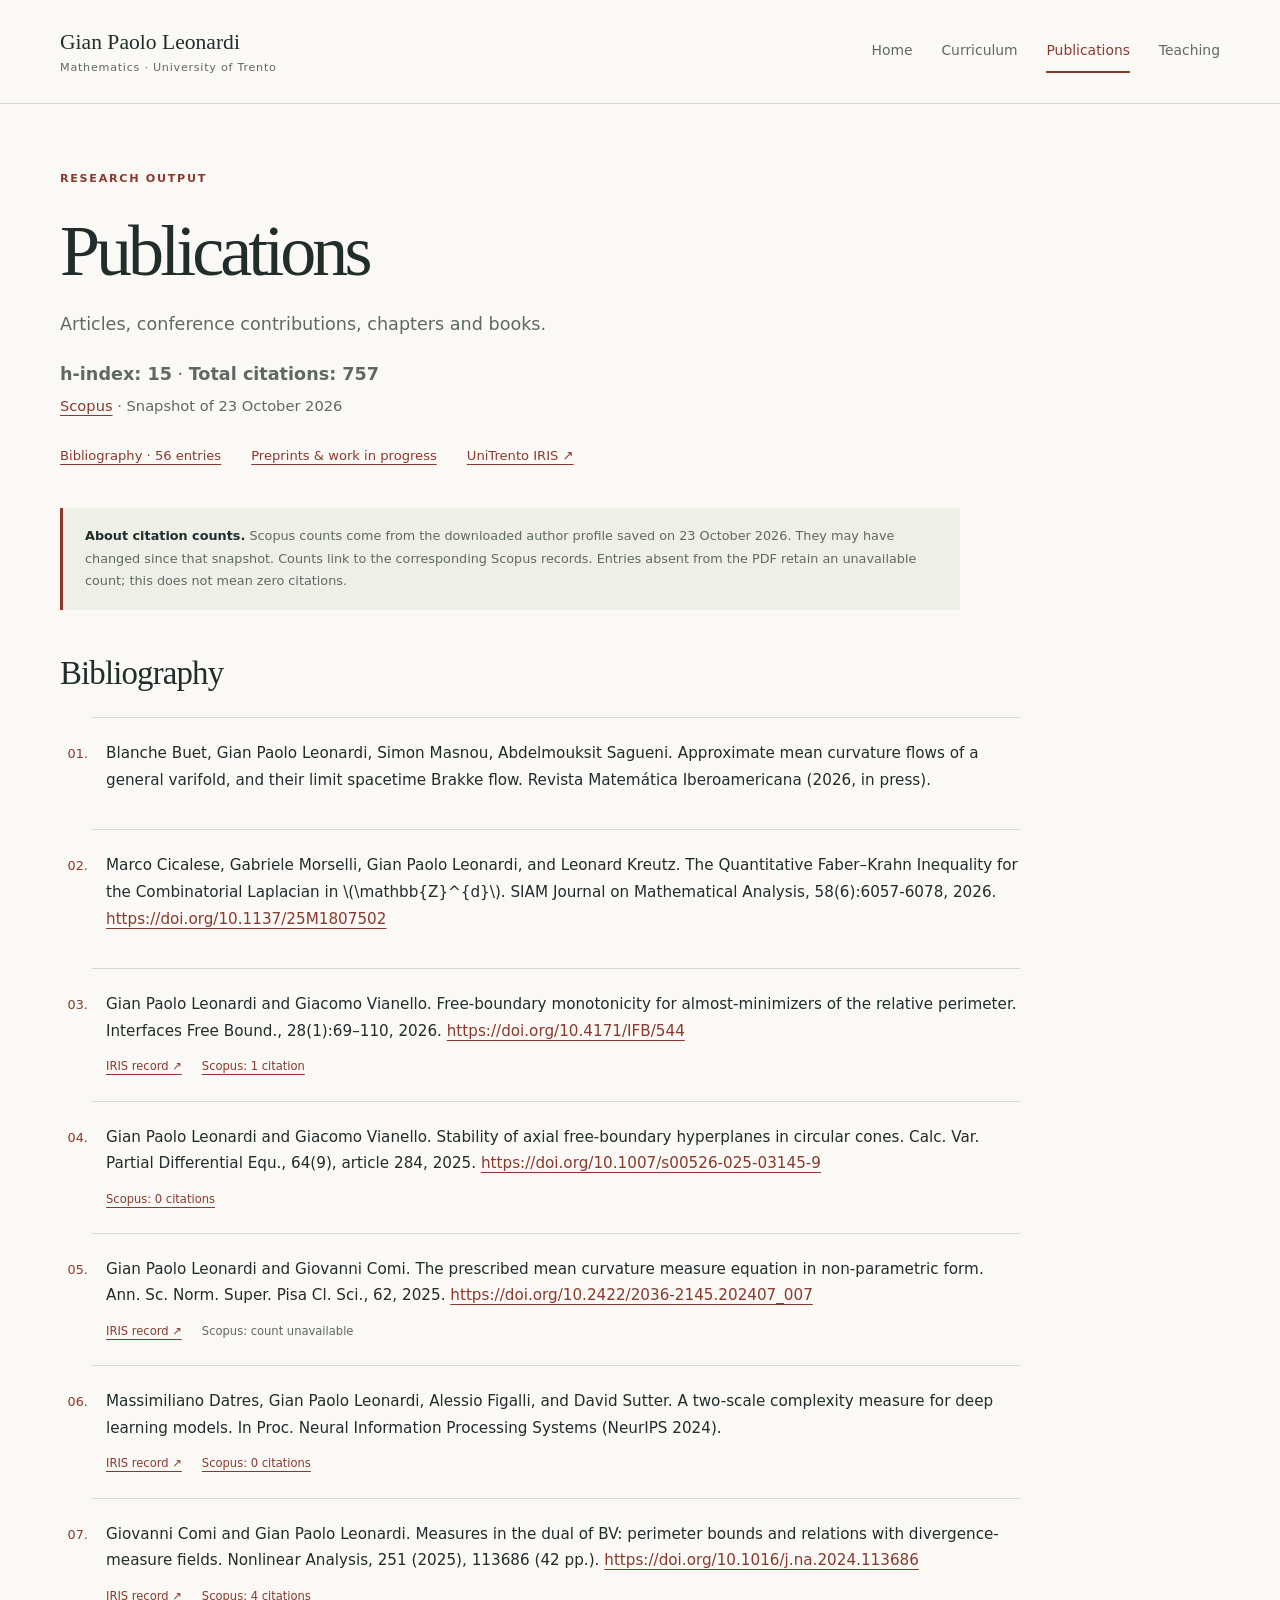
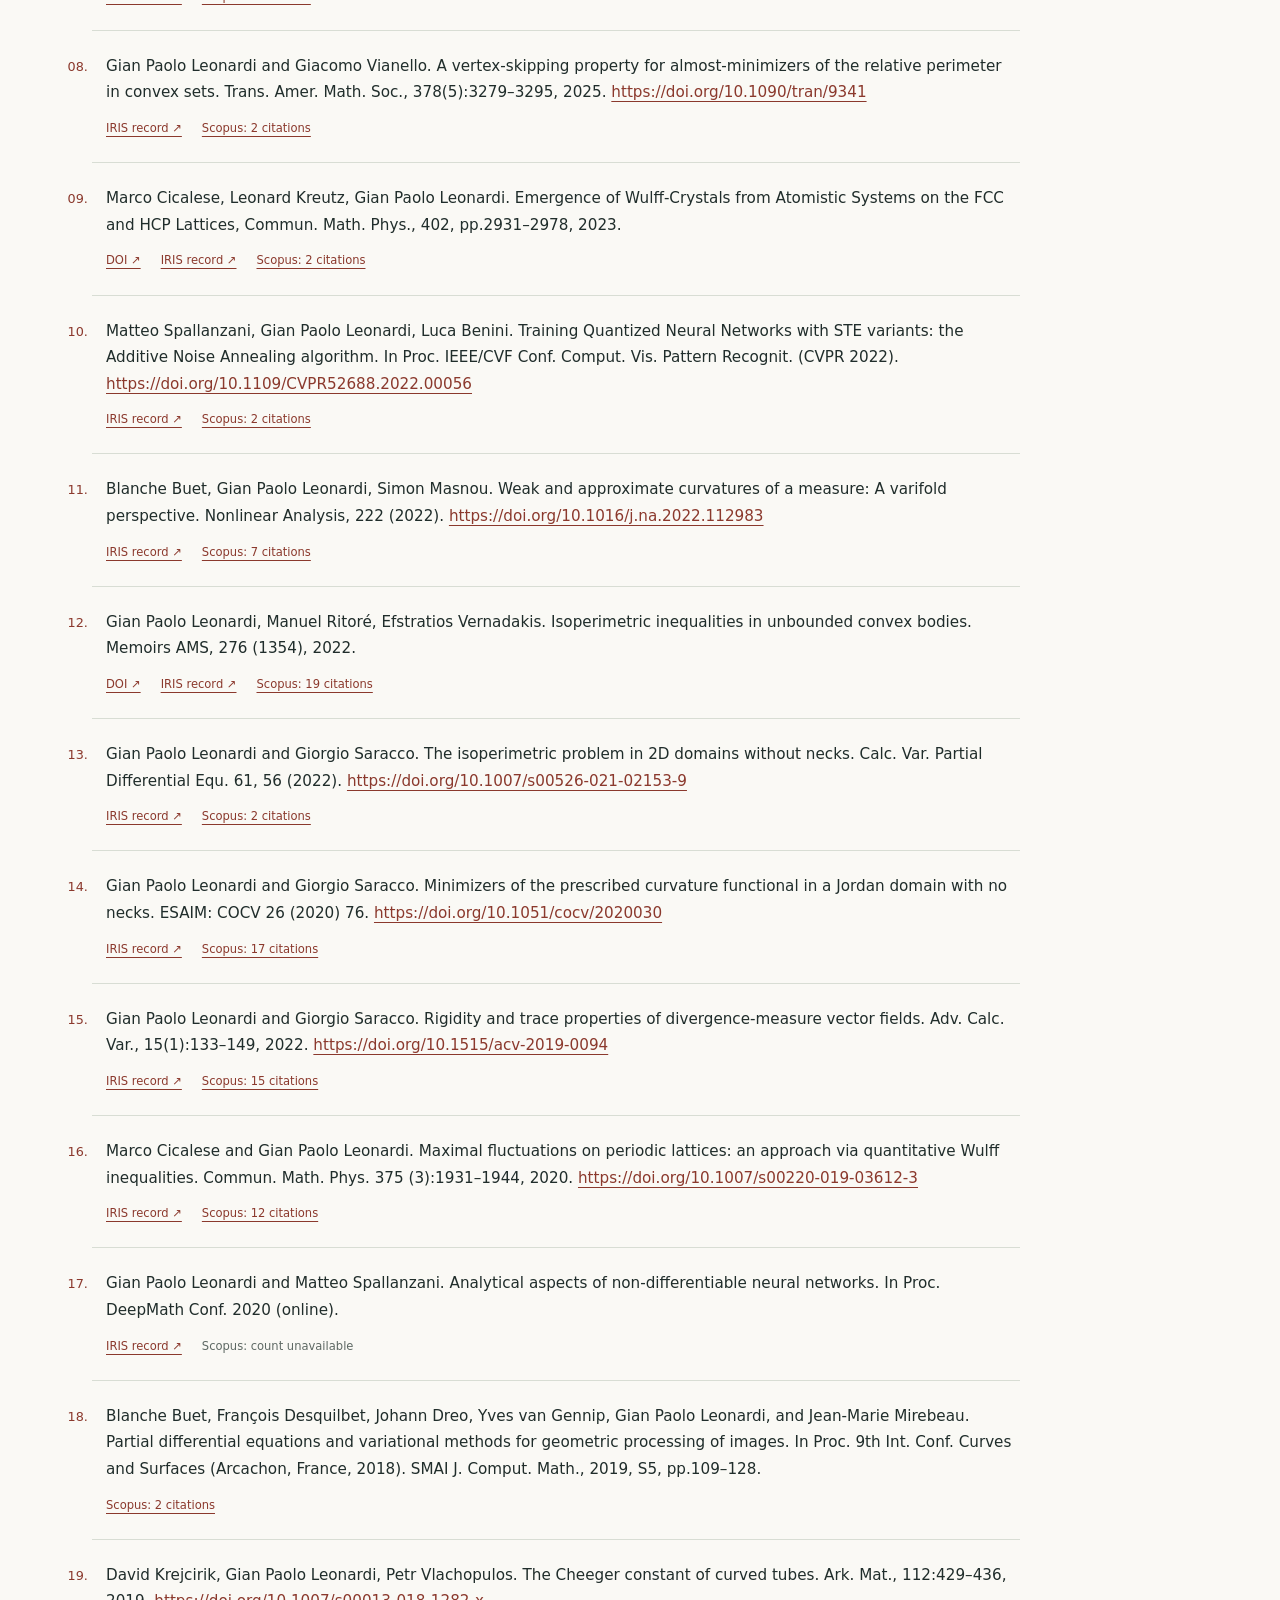
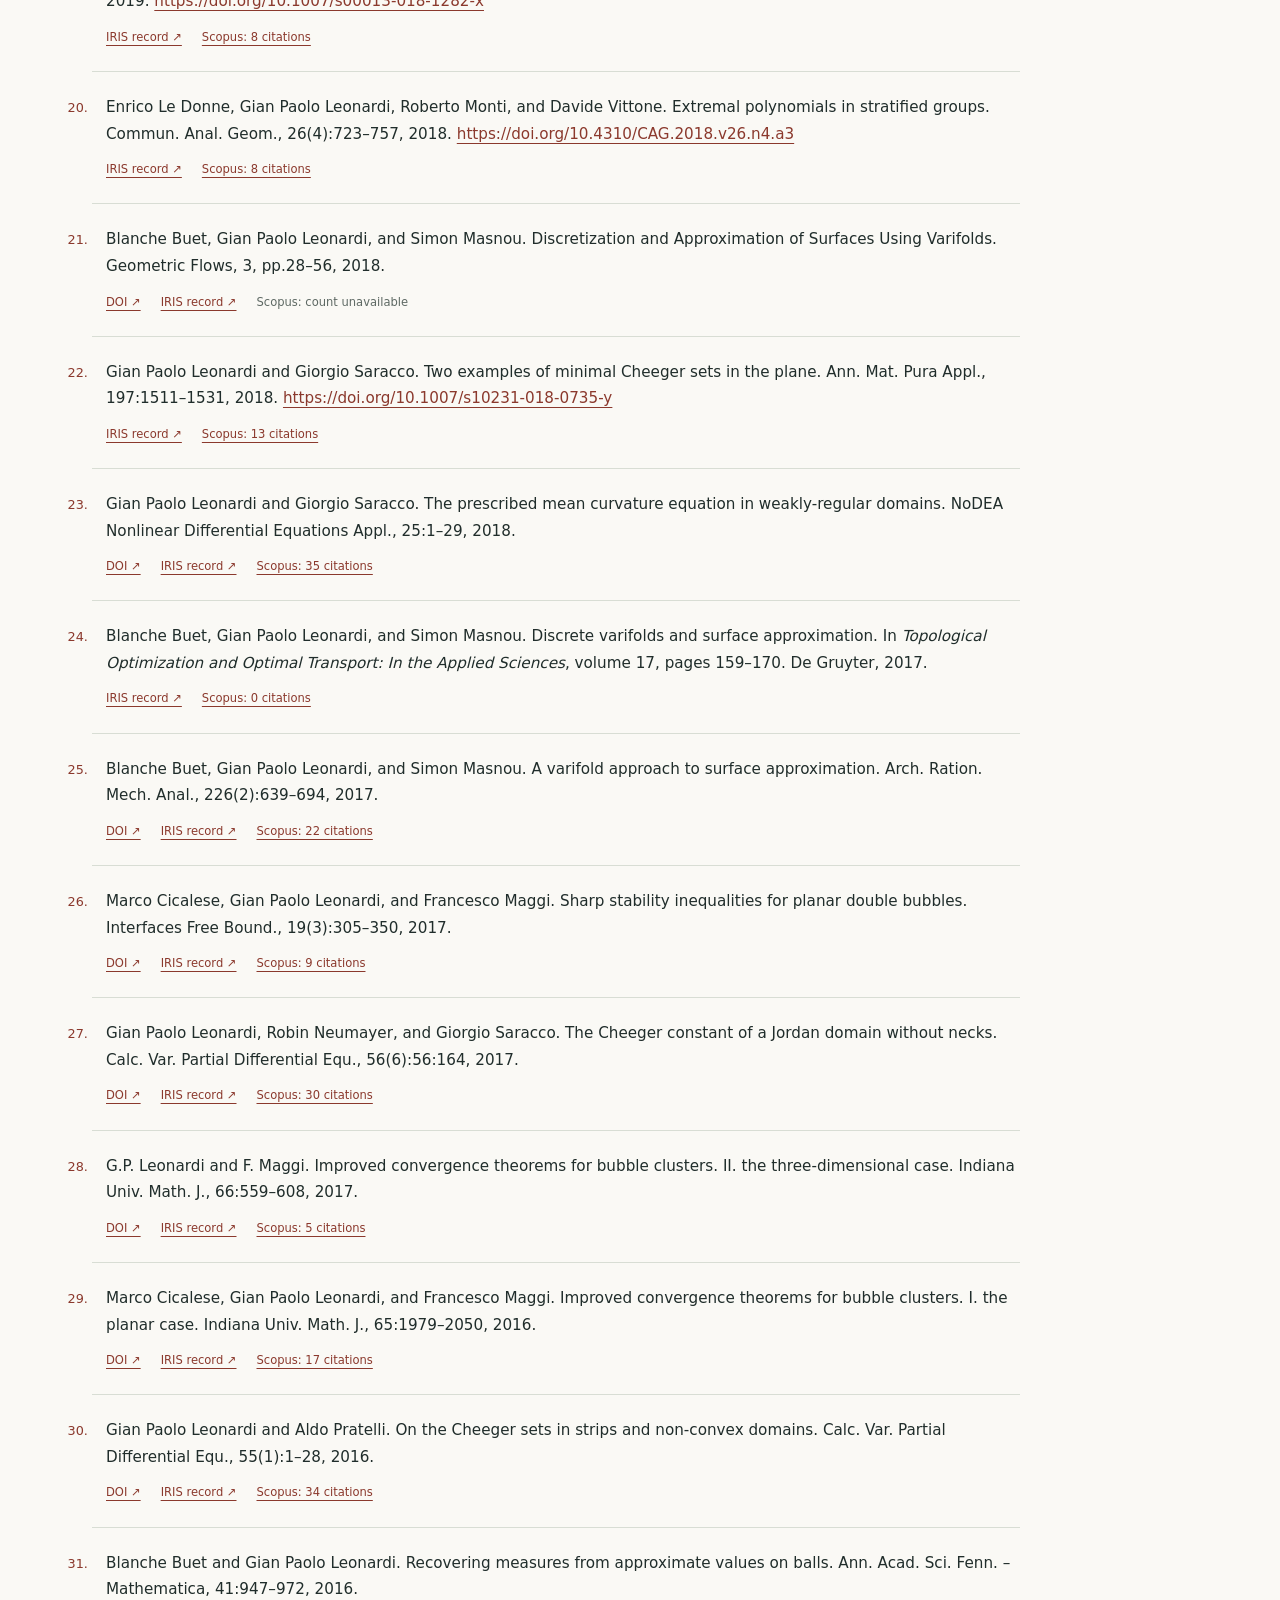
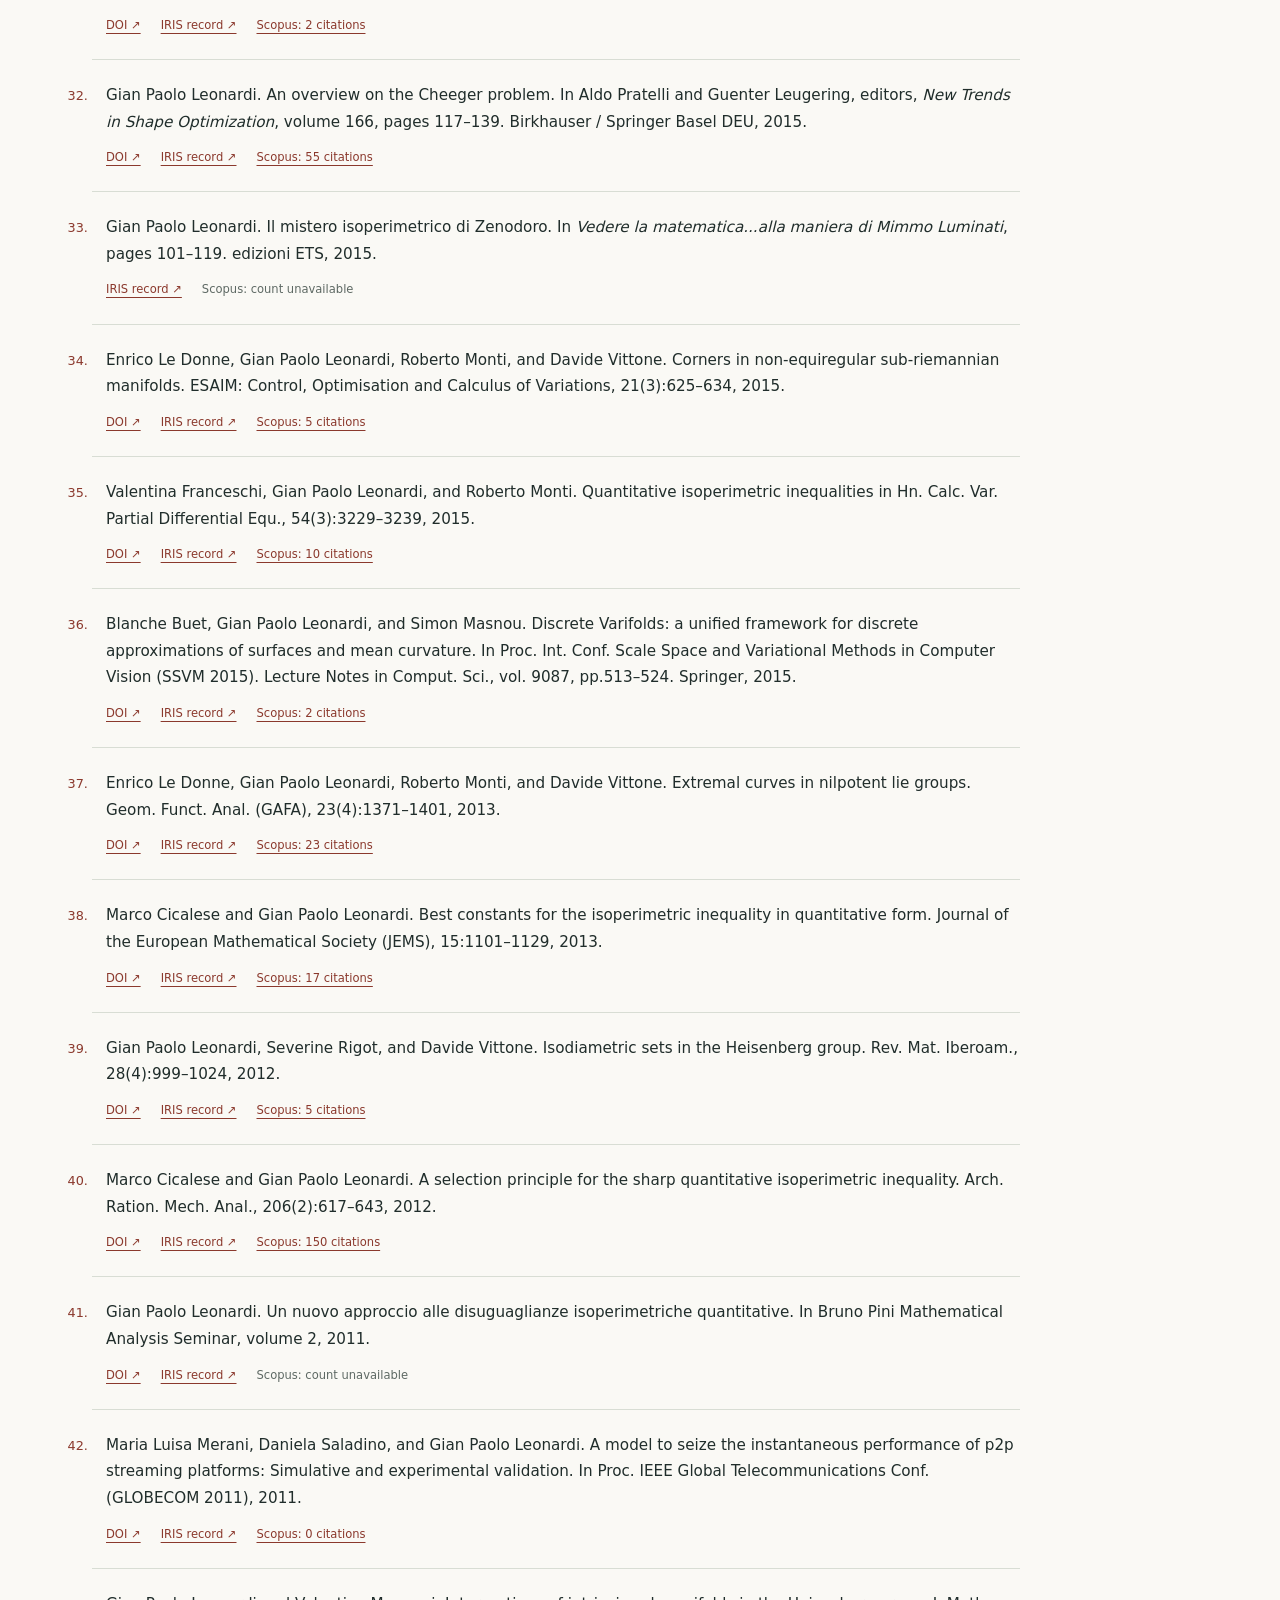
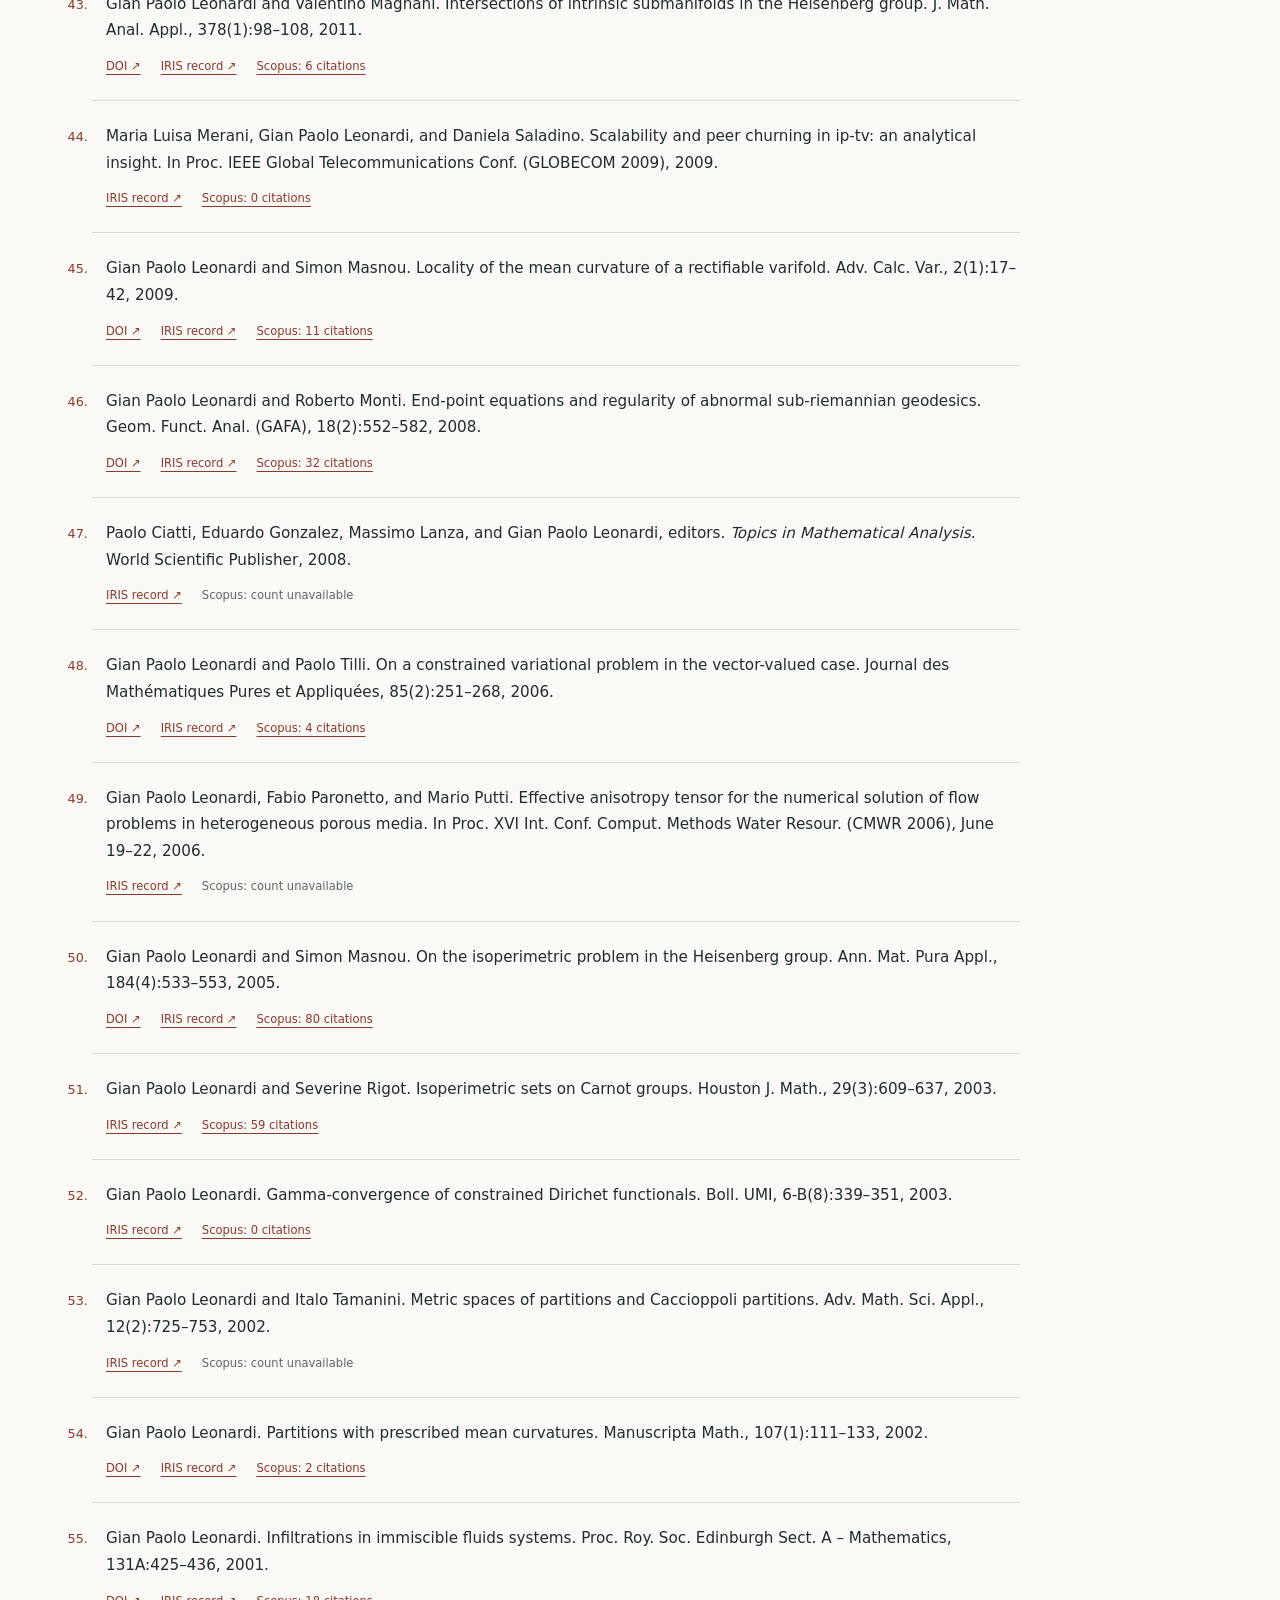
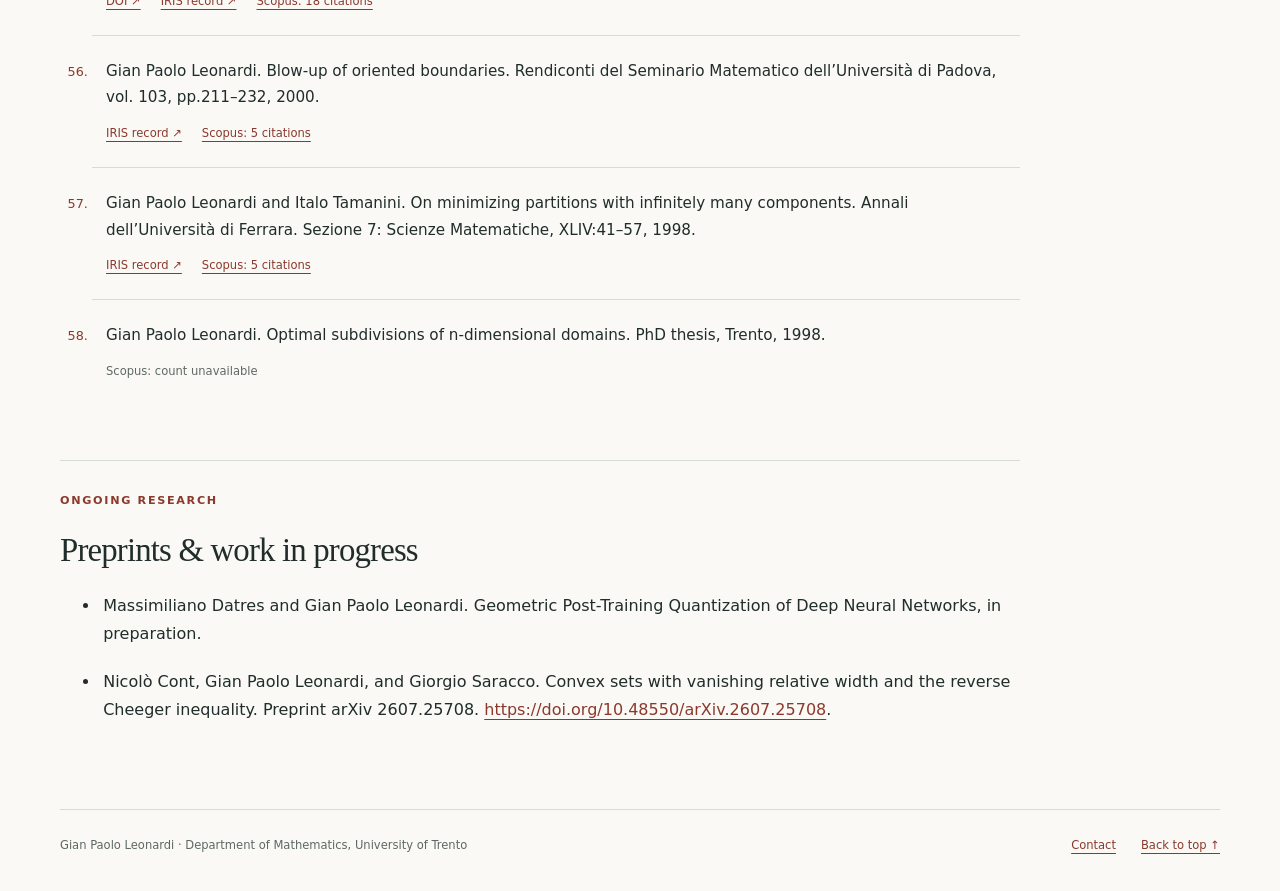
<file: publications.html>
<!DOCTYPE html>
<!-- Generated by scripts/generate_publications.py; edit data/publications.json or templates/publications.html. -->
<html lang="en">
<head>
  <meta charset="utf-8">
  <meta name="viewport" content="width=device-width, initial-scale=1">
  <meta name="description" content="Publications and preprints by Gian Paolo Leonardi, with DOI links and the Scopus citation snapshot of 23 October 2026.">
  <meta name="author" content="Gian Paolo Leonardi">
  <meta name="color-scheme" content="light">
  <title>Publications · Gian Paolo Leonardi</title>
  <link rel="stylesheet" href="styles.css">
</head>
<body>
<a class="skip-link" href="#main">Skip to content</a>
<header class="site-header"><div class="container header-inner">
  <a class="wordmark" href="index.html">Gian Paolo Leonardi<span>Mathematics · University of Trento</span></a>
  <nav aria-label="Main navigation"><a href="index.html">Home</a><a href="curriculum.html">Curriculum</a><a href="publications.html" aria-current="page">Publications</a><a href="teaching.html">Teaching</a></nav>
</div></header>
<main id="main" class="container">
<div class="page-heading"><p class="eyebrow">Research output</p><h1>Publications</h1><p class="lede">Articles, conference contributions, chapters and books.</p>
<p class="lede"><strong>h-index: 15</strong> · <strong>Total citations: 757</strong><br><small><a href="https://www.scopus.com/authid/detail.uri?authorId=7005264399">Scopus</a> · Snapshot of 23 October 2026</small></p>
<div class="inline-links"><a href="#bibliography">Bibliography · 56 entries</a><a href="#preprints">Preprints &amp; work in progress</a><a href="https://iris.unitn.it/cris/rp/rp02219">UniTrento IRIS ↗</a></div></div>
<aside class="source-note"><strong>About citation counts.</strong> Scopus counts come from the downloaded author profile saved on 23 October 2026. They may have changed since that snapshot. Counts link to the corresponding Scopus records. Entries absent from the PDF retain an unavailable count; this does not mean zero citations. 
<!--  <a href="data/publications.json" download>Download the publication archive</a> · <a href="data/scopus_author_7005264399_2026-10-23.json" download>Scopus source archive</a>.-->
</aside>
<section id="bibliography" aria-labelledby="bibliography-title"><h2 id="bibliography-title">Bibliography</h2><ol class="publications">
  
<li id="publication-57"><p>Blanche Buet, Gian Paolo Leonardi, Simon Masnou, Abdelmouksit Sagueni. Approximate mean curvature flows of a general varifold, and their limit spacetime Brakke flow. Revista Matemática Iberoamericana (2026, in press).</p></li>

<li id="publication-58"><p>Marco Cicalese, Gabriele Morselli, Gian Paolo Leonardi, and Leonard Kreutz. The Quantitative Faber–Krahn Inequality for the Combinatorial Laplacian in \(\mathbb{Z}^{d}\). SIAM Journal on Mathematical Analysis, 58(6):6057-6078, 2026. <a href="https://doi.org/10.1137/25M1807502" class="uri">https://doi.org/10.1137/25M1807502</a></p></li>


<li id="publication-1"><p>Gian Paolo Leonardi and Giacomo Vianello. Free-boundary monotonicity for almost-minimizers of the relative perimeter. Interfaces Free Bound., 28(1):69–110, 2026. <a href="https://doi.org/10.4171/IFB/544" class="uri">https://doi.org/10.4171/IFB/544</a></p>
<div class="publication-meta"><a href="https://iris.unitn.it/handle/11572/476597">IRIS record ↗</a> <a href="https://www.scopus.com/pages/publications/105051753095?origin=resultslist" title="Scopus: 1 citation · Scopus PDF snapshot 23 October 2026">Scopus: 1 citation</a></div></li>
<li id="publication-56"><p>Gian Paolo Leonardi and Giacomo Vianello. Stability of axial free-boundary hyperplanes in circular cones. Calc. Var. Partial Differential Equ., 64(9), article 284, 2025. <a href="https://doi.org/10.1007/s00526-025-03145-9" class="uri">https://doi.org/10.1007/s00526-025-03145-9</a></p>
<div class="publication-meta"><a href="https://www.scopus.com/pages/publications/105018685605?origin=resultslist" title="Scopus: 0 citations · Scopus PDF snapshot 23 October 2026">Scopus: 0 citations</a></div></li>
<li id="publication-2"><p>Gian Paolo Leonardi and Giovanni Comi. The prescribed mean curvature measure equation in non-parametric form. Ann. Sc. Norm. Super. Pisa Cl. Sci., 62, 2025. <a href="https://doi.org/10.2422/2036-2145.202407_007" class="uri">https://doi.org/10.2422/2036-2145.202407_007</a></p>
<div class="publication-meta"><a href="https://iris.unitn.it/handle/11572/476595">IRIS record ↗</a> <span title="Scopus: count unavailable · Not listed in the Scopus PDF snapshot of 23 October 2026">Scopus: count unavailable</span></div></li>
<li id="publication-3"><p>Massimiliano Datres, Gian Paolo Leonardi, Alessio Figalli, and David Sutter. A two-scale complexity measure for deep learning models. In Proc. Neural Information Processing Systems (NeurIPS 2024).</p>
<div class="publication-meta"><a href="https://iris.unitn.it/handle/11572/454511">IRIS record ↗</a> <a href="https://www.scopus.com/pages/publications/105000499052?origin=resultslist" title="Scopus: 0 citations · Scopus PDF snapshot 23 October 2026">Scopus: 0 citations</a></div></li>
<li id="publication-4"><p>Giovanni Comi and Gian Paolo Leonardi. Measures in the dual of BV: perimeter bounds and relations with divergence-measure fields. Nonlinear Analysis, 251 (2025), 113686 (42 pp.). <a href="https://doi.org/10.1016/j.na.2024.113686" class="uri">https://doi.org/10.1016/j.na.2024.113686</a></p>
<div class="publication-meta"><a href="https://iris.unitn.it/handle/11572/467555">IRIS record ↗</a> <a href="https://www.scopus.com/pages/publications/85208091529?origin=resultslist" title="Scopus: 4 citations · Scopus PDF snapshot 23 October 2026">Scopus: 4 citations</a></div></li>
<li id="publication-5"><p>Gian Paolo Leonardi and Giacomo Vianello. A vertex-skipping property for almost-minimizers of the relative perimeter in convex sets. Trans. Amer. Math. Soc., 378(5):3279–3295, 2025. <a href="https://doi.org/10.1090/tran/9341" class="uri">https://doi.org/10.1090/tran/9341</a></p>
<div class="publication-meta"><a href="https://iris.unitn.it/handle/11572/441631">IRIS record ↗</a> <a href="https://www.scopus.com/pages/publications/105005767044?origin=resultslist" title="Scopus: 2 citations · Scopus PDF snapshot 23 October 2026">Scopus: 2 citations</a></div></li>
<li id="publication-6"><p>Marco Cicalese, Leonard Kreutz, Gian Paolo Leonardi. Emergence of Wulff-Crystals from Atomistic Systems on the FCC and HCP Lattices, Commun. Math. Phys., 402, pp.2931–2978, 2023.</p>
<div class="publication-meta"><a href="https://doi.org/10.1007/s00220-023-04788-5">DOI ↗</a> <a href="https://iris.unitn.it/handle/11572/395629">IRIS record ↗</a> <a href="https://www.scopus.com/pages/publications/85164349734?origin=resultslist" title="Scopus: 2 citations · Scopus PDF snapshot 23 October 2026">Scopus: 2 citations</a></div></li>
<li id="publication-7"><p>Matteo Spallanzani, Gian Paolo Leonardi, Luca Benini. Training Quantized Neural Networks with STE variants: the Additive Noise Annealing algorithm. In Proc. IEEE/CVF Conf. Comput. Vis. Pattern Recognit. (CVPR 2022). <a href="https://doi.org/10.1109/CVPR52688.2022.00056" class="uri">https://doi.org/10.1109/CVPR52688.2022.00056</a></p>
<div class="publication-meta"><a href="https://iris.unitn.it/handle/11572/400932">IRIS record ↗</a> <a href="https://www.scopus.com/pages/publications/85143503463?origin=resultslist" title="Scopus: 2 citations · Scopus PDF snapshot 23 October 2026">Scopus: 2 citations</a></div></li>
<li id="publication-8"><p>Blanche Buet, Gian Paolo Leonardi, Simon Masnou. Weak and approximate curvatures of a measure: A varifold perspective. Nonlinear Analysis, 222 (2022). <a href="https://doi.org/10.1016/j.na.2022.112983" class="uri">https://doi.org/10.1016/j.na.2022.112983</a></p>
<div class="publication-meta"><a href="https://iris.unitn.it/handle/11572/356901">IRIS record ↗</a> <a href="https://www.scopus.com/pages/publications/85131137603?origin=resultslist" title="Scopus: 7 citations · Scopus PDF snapshot 23 October 2026">Scopus: 7 citations</a></div></li>
<li id="publication-9"><p>Gian Paolo Leonardi, Manuel Ritoré, Efstratios Vernadakis. Isoperimetric inequalities in unbounded convex bodies. Memoirs AMS, 276 (1354), 2022.</p>
<div class="publication-meta"><a href="https://doi.org/10.1090/memo/1354">DOI ↗</a> <a href="https://iris.unitn.it/handle/11572/236294">IRIS record ↗</a> <a href="https://www.scopus.com/pages/publications/85127949389?origin=resultslist" title="Scopus: 19 citations · Scopus PDF snapshot 23 October 2026">Scopus: 19 citations</a></div></li>
<li id="publication-10"><p>Gian Paolo Leonardi and Giorgio Saracco. The isoperimetric problem in 2D domains without necks. Calc. Var. Partial Differential Equ. 61, 56 (2022). <a href="https://doi.org/10.1007/s00526-021-02153-9" class="uri">https://doi.org/10.1007/s00526-021-02153-9</a></p>
<div class="publication-meta"><a href="https://iris.unitn.it/handle/11572/330554">IRIS record ↗</a> <a href="https://www.scopus.com/pages/publications/85124415489?origin=resultslist" title="Scopus: 2 citations · Scopus PDF snapshot 23 October 2026">Scopus: 2 citations</a></div></li>
<li id="publication-11"><p>Gian Paolo Leonardi and Giorgio Saracco. Minimizers of the prescribed curvature functional in a Jordan domain with no necks. ESAIM: COCV 26 (2020) 76. <a href="https://doi.org/10.1051/cocv/2020030" class="uri">https://doi.org/10.1051/cocv/2020030</a></p>
<div class="publication-meta"><a href="https://iris.unitn.it/handle/11572/279463">IRIS record ↗</a> <a href="https://www.scopus.com/pages/publications/85095601932?origin=resultslist" title="Scopus: 17 citations · Scopus PDF snapshot 23 October 2026">Scopus: 17 citations</a></div></li>
<li id="publication-12"><p>Gian Paolo Leonardi and Giorgio Saracco. Rigidity and trace properties of divergence-measure vector fields. Adv. Calc. Var., 15(1):133–149, 2022. <a href="https://doi.org/10.1515/acv-2019-0094" class="uri">https://doi.org/10.1515/acv-2019-0094</a></p>
<div class="publication-meta"><a href="https://iris.unitn.it/handle/11572/279461">IRIS record ↗</a> <a href="https://www.scopus.com/pages/publications/85143842322?origin=resultslist" title="Scopus: 15 citations · Scopus PDF snapshot 23 October 2026">Scopus: 15 citations</a></div></li>
<li id="publication-13"><p>Marco Cicalese and Gian Paolo Leonardi. Maximal fluctuations on periodic lattices: an approach via quantitative Wulff inequalities. Commun. Math. Phys. 375 (3):1931–1944, 2020. <a href="https://doi.org/10.1007/s00220-019-03612-3" class="uri">https://doi.org/10.1007/s00220-019-03612-3</a></p>
<div class="publication-meta"><a href="https://iris.unitn.it/handle/11572/236296">IRIS record ↗</a> <a href="https://www.scopus.com/pages/publications/85074861541?origin=resultslist" title="Scopus: 12 citations · Scopus PDF snapshot 23 October 2026">Scopus: 12 citations</a></div></li>
<li id="publication-14"><p>Gian Paolo Leonardi and Matteo Spallanzani. Analytical aspects of non-differentiable neural networks. In Proc. DeepMath Conf. 2020 (online).</p>
<div class="publication-meta"><a href="https://iris.unitn.it/handle/11572/279465">IRIS record ↗</a> <span title="Scopus: count unavailable · Not listed in the Scopus PDF snapshot of 23 October 2026">Scopus: count unavailable</span></div></li>
<li id="publication-15"><p>Blanche Buet, François Desquilbet, Johann Dreo, Yves van Gennip, Gian Paolo Leonardi, and Jean-Marie Mirebeau. Partial differential equations and variational methods for geometric processing of images. In Proc. 9th Int. Conf. Curves and Surfaces (Arcachon, France, 2018). SMAI J. Comput. Math., 2019, S5, pp.109–128.</p>
<div class="publication-meta"><a href="https://www.scopus.com/pages/publications/85128824620?origin=resultslist" title="Scopus: 2 citations · Scopus PDF snapshot 23 October 2026">Scopus: 2 citations</a></div></li>
<li id="publication-16"><p>David Krejcirik, Gian Paolo Leonardi, Petr Vlachopulos. The Cheeger constant of curved tubes. Ark. Mat., 112:429–436, 2019. <a href="https://doi.org/10.1007/s00013-018-1282-x" class="uri">https://doi.org/10.1007/s00013-018-1282-x</a></p>
<div class="publication-meta"><a href="https://iris.unitn.it/handle/11572/225055">IRIS record ↗</a> <a href="https://www.scopus.com/pages/publications/85060355065?origin=resultslist" title="Scopus: 8 citations · Scopus PDF snapshot 23 October 2026">Scopus: 8 citations</a></div></li>
<li id="publication-17"><p>Enrico Le Donne, Gian Paolo Leonardi, Roberto Monti, and Davide Vittone. Extremal polynomials in stratified groups. Commun. Anal. Geom., 26(4):723–757, 2018. <a href="https://doi.org/10.4310/CAG.2018.v26.n4.a3" class="uri">https://doi.org/10.4310/CAG.2018.v26.n4.a3</a></p>
<div class="publication-meta"><a href="https://iris.unitn.it/handle/11572/228712">IRIS record ↗</a> <a href="https://www.scopus.com/pages/publications/85054173522?origin=resultslist" title="Scopus: 8 citations · Scopus PDF snapshot 23 October 2026">Scopus: 8 citations</a></div></li>
<li id="publication-18"><p>Blanche Buet, Gian Paolo Leonardi, and Simon Masnou. Discretization and Approximation of Surfaces Using Varifolds. Geometric Flows, 3, pp.28–56, 2018.</p>
<div class="publication-meta"><a href="https://doi.org/10.1515/geofl-2018-0004">DOI ↗</a> <a href="https://iris.unitn.it/handle/11572/228732">IRIS record ↗</a> <span title="Scopus: count unavailable · Not listed in the Scopus PDF snapshot of 23 October 2026">Scopus: count unavailable</span></div></li>
<li id="publication-19"><p>Gian Paolo Leonardi and Giorgio Saracco. Two examples of minimal Cheeger sets in the plane. Ann. Mat. Pura Appl., 197:1511–1531, 2018. <a href="https://doi.org/10.1007/s10231-018-0735-y" class="uri">https://doi.org/10.1007/s10231-018-0735-y</a></p>
<div class="publication-meta"><a href="https://iris.unitn.it/handle/11572/228722">IRIS record ↗</a> <a href="https://www.scopus.com/pages/publications/85042492653?origin=resultslist" title="Scopus: 13 citations · Scopus PDF snapshot 23 October 2026">Scopus: 13 citations</a></div></li>
<li id="publication-20"><p>Gian Paolo Leonardi and Giorgio Saracco. The prescribed mean curvature equation in weakly-regular domains. NoDEA Nonlinear Differential Equations Appl., 25:1–29, 2018.</p>
<div class="publication-meta"><a href="https://doi.org/10.1007/s00030-018-0500-3">DOI ↗</a> <a href="https://iris.unitn.it/handle/11572/226749">IRIS record ↗</a> <a href="https://www.scopus.com/pages/publications/85042488437?origin=resultslist" title="Scopus: 35 citations · Scopus PDF snapshot 23 October 2026">Scopus: 35 citations</a></div></li>
<li id="publication-21"><p>Blanche Buet, Gian Paolo Leonardi, and Simon Masnou. Discrete varifolds and surface approximation. In <em>Topological Optimization and Optimal Transport: In the Applied Sciences</em>, volume 17, pages 159–170. De Gruyter, 2017.</p>
<div class="publication-meta"><a href="https://iris.unitn.it/handle/11572/229225">IRIS record ↗</a> <a href="https://www.scopus.com/pages/publications/85140660319?origin=resultslist" title="Scopus: 0 citations · Scopus PDF snapshot 23 October 2026">Scopus: 0 citations</a></div></li>
<li id="publication-22"><p>Blanche Buet, Gian Paolo Leonardi, and Simon Masnou. A varifold approach to surface approximation. Arch. Ration. Mech. Anal., 226(2):639–694, 2017.</p>
<div class="publication-meta"><a href="https://doi.org/10.1007/s00205-017-1141-0">DOI ↗</a> <a href="https://iris.unitn.it/handle/11572/228728">IRIS record ↗</a> <a href="https://www.scopus.com/pages/publications/85021258284?origin=resultslist" title="Scopus: 22 citations · Scopus PDF snapshot 23 October 2026">Scopus: 22 citations</a></div></li>
<li id="publication-23"><p>Marco Cicalese, Gian Paolo Leonardi, and Francesco Maggi. Sharp stability inequalities for planar double bubbles. Interfaces Free Bound., 19(3):305–350, 2017.</p>
<div class="publication-meta"><a href="https://doi.org/10.4171/IFB/384">DOI ↗</a> <a href="https://iris.unitn.it/handle/11572/229154">IRIS record ↗</a> <a href="https://www.scopus.com/pages/publications/85031503946?origin=resultslist" title="Scopus: 9 citations · Scopus PDF snapshot 23 October 2026">Scopus: 9 citations</a></div></li>
<li id="publication-24"><p>Gian Paolo Leonardi, Robin Neumayer, and Giorgio Saracco. The Cheeger constant of a Jordan domain without necks. Calc. Var. Partial Differential Equ., 56(6):56:164, 2017.</p>
<div class="publication-meta"><a href="https://doi.org/10.1007/s00526-017-1263-0">DOI ↗</a> <a href="https://iris.unitn.it/handle/11572/228716">IRIS record ↗</a> <a href="https://www.scopus.com/pages/publications/85032983291?origin=resultslist" title="Scopus: 30 citations · Scopus PDF snapshot 23 October 2026">Scopus: 30 citations</a></div></li>
<li id="publication-25"><p>G.P. Leonardi and F. Maggi. Improved convergence theorems for bubble clusters. II. the three-dimensional case. Indiana Univ. Math. J., 66:559–608, 2017.</p>
<div class="publication-meta"><a href="https://doi.org/10.1512/iumj.2017.66.6016">DOI ↗</a> <a href="https://iris.unitn.it/handle/11572/225798">IRIS record ↗</a> <a href="https://www.scopus.com/pages/publications/85027961655?origin=resultslist" title="Scopus: 5 citations · Scopus PDF snapshot 23 October 2026">Scopus: 5 citations</a></div></li>
<li id="publication-26"><p>Marco Cicalese, Gian Paolo Leonardi, and Francesco Maggi. Improved convergence theorems for bubble clusters. I. the planar case. Indiana Univ. Math. J., 65:1979–2050, 2016.</p>
<div class="publication-meta"><a href="https://doi.org/10.1512/iumj.2016.65.5932">DOI ↗</a> <a href="https://iris.unitn.it/handle/11572/228714">IRIS record ↗</a> <a href="https://www.scopus.com/pages/publications/85004008308?origin=resultslist" title="Scopus: 17 citations · Scopus PDF snapshot 23 October 2026">Scopus: 17 citations</a></div></li>
<li id="publication-27"><p>Gian Paolo Leonardi and Aldo Pratelli. On the Cheeger sets in strips and non-convex domains. Calc. Var. Partial Differential Equ., 55(1):1–28, 2016.</p>
<div class="publication-meta"><a href="https://doi.org/10.1007/s00526-016-0953-3">DOI ↗</a> <a href="https://iris.unitn.it/handle/11572/229198">IRIS record ↗</a> <a href="https://www.scopus.com/pages/publications/84955460893?origin=resultslist" title="Scopus: 34 citations · Scopus PDF snapshot 23 October 2026">Scopus: 34 citations</a></div></li>
<li id="publication-28"><p>Blanche Buet and Gian Paolo Leonardi. Recovering measures from approximate values on balls. Ann. Acad. Sci. Fenn. – Mathematica, 41:947–972, 2016.</p>
<div class="publication-meta"><a href="https://doi.org/10.5186/aasfm.2016.4160">DOI ↗</a> <a href="https://iris.unitn.it/handle/11572/229164">IRIS record ↗</a> <a href="https://www.scopus.com/pages/publications/84997335278?origin=resultslist" title="Scopus: 2 citations · Scopus PDF snapshot 23 October 2026">Scopus: 2 citations</a></div></li>
<li id="publication-29"><p>Gian Paolo Leonardi. An overview on the Cheeger problem. In Aldo Pratelli and Guenter Leugering, editors, <em>New Trends in Shape Optimization</em>, volume 166, pages 117–139. Birkhauser / Springer Basel DEU, 2015.</p>
<div class="publication-meta"><a href="https://doi.org/10.1007/978-3-319-17563-8_6">DOI ↗</a> <a href="https://iris.unitn.it/handle/11572/229192">IRIS record ↗</a> <a href="https://www.scopus.com/pages/publications/85032953791?origin=resultslist" title="Scopus: 55 citations · Scopus PDF snapshot 23 October 2026">Scopus: 55 citations</a></div></li>
<li id="publication-30"><p>Gian Paolo Leonardi. Il mistero isoperimetrico di Zenodoro. In <em>Vedere la matematica...alla maniera di Mimmo Luminati</em>, pages 101–119. edizioni ETS, 2015.</p>
<div class="publication-meta"><a href="https://iris.unitn.it/handle/11572/229227">IRIS record ↗</a> <span title="Scopus: count unavailable · Not listed in the Scopus PDF snapshot of 23 October 2026">Scopus: count unavailable</span></div></li>
<li id="publication-31"><p>Enrico Le Donne, Gian Paolo Leonardi, Roberto Monti, and Davide Vittone. Corners in non-equiregular sub-riemannian manifolds. ESAIM: Control, Optimisation and Calculus of Variations, 21(3):625–634, 2015.</p>
<div class="publication-meta"><a href="https://doi.org/10.1051/cocv/2014041">DOI ↗</a> <a href="https://iris.unitn.it/handle/11572/229158">IRIS record ↗</a> <a href="https://www.scopus.com/pages/publications/84930895293?origin=resultslist" title="Scopus: 5 citations · Scopus PDF snapshot 23 October 2026">Scopus: 5 citations</a></div></li>
<li id="publication-32"><p>Valentina Franceschi, Gian Paolo Leonardi, and Roberto Monti. Quantitative isoperimetric inequalities in Hn. Calc. Var. Partial Differential Equ., 54(3):3229–3239, 2015.</p>
<div class="publication-meta"><a href="https://doi.org/10.1007/s00526-015-0899-x">DOI ↗</a> <a href="https://iris.unitn.it/handle/11572/229160">IRIS record ↗</a> <a href="https://www.scopus.com/pages/publications/84944329639?origin=resultslist" title="Scopus: 10 citations · Scopus PDF snapshot 23 October 2026">Scopus: 10 citations</a></div></li>
<li id="publication-33"><p>Blanche Buet, Gian Paolo Leonardi, and Simon Masnou. Discrete Varifolds: a unified framework for discrete approximations of surfaces and mean curvature. In Proc. Int. Conf. Scale Space and Variational Methods in Computer Vision (SSVM 2015). Lecture Notes in Comput. Sci., vol. 9087, pp.513–524. Springer, 2015.</p>
<div class="publication-meta"><a href="https://doi.org/10.1007/978-3-319-18461-6_41">DOI ↗</a> <a href="https://iris.unitn.it/handle/11572/229200">IRIS record ↗</a> <a href="https://www.scopus.com/pages/publications/84931032099?origin=resultslist" title="Scopus: 2 citations · Scopus PDF snapshot 23 October 2026">Scopus: 2 citations</a></div></li>
<li id="publication-34"><p>Enrico Le Donne, Gian Paolo Leonardi, Roberto Monti, and Davide Vittone. Extremal curves in nilpotent lie groups. Geom. Funct. Anal. (GAFA), 23(4):1371–1401, 2013.</p>
<div class="publication-meta"><a href="https://doi.org/10.1007/s00039-013-0226-7">DOI ↗</a> <a href="https://iris.unitn.it/handle/11572/229166">IRIS record ↗</a> <a href="https://www.scopus.com/pages/publications/84880513060?origin=resultslist" title="Scopus: 23 citations · Scopus PDF snapshot 23 October 2026">Scopus: 23 citations</a></div></li>
<li id="publication-35"><p>Marco Cicalese and Gian Paolo Leonardi. Best constants for the isoperimetric inequality in quantitative form. Journal of the European Mathematical Society (JEMS), 15:1101–1129, 2013.</p>
<div class="publication-meta"><a href="https://doi.org/10.4171/JEMS/387">DOI ↗</a> <a href="https://iris.unitn.it/handle/11572/228724">IRIS record ↗</a> <a href="https://www.scopus.com/pages/publications/84877280604?origin=resultslist" title="Scopus: 17 citations · Scopus PDF snapshot 23 October 2026">Scopus: 17 citations</a></div></li>
<li id="publication-36"><p>Gian Paolo Leonardi, Severine Rigot, and Davide Vittone. Isodiametric sets in the Heisenberg group. Rev. Mat. Iberoam., 28(4):999–1024, 2012.</p>
<div class="publication-meta"><a href="https://doi.org/10.4171/rmi/700">DOI ↗</a> <a href="https://iris.unitn.it/handle/11572/228720">IRIS record ↗</a> <a href="https://www.scopus.com/pages/publications/84876791477?origin=resultslist" title="Scopus: 5 citations · Scopus PDF snapshot 23 October 2026">Scopus: 5 citations</a></div></li>
<li id="publication-37"><p>Marco Cicalese and Gian Paolo Leonardi. A selection principle for the sharp quantitative isoperimetric inequality. Arch. Ration. Mech. Anal., 206(2):617–643, 2012.</p>
<div class="publication-meta"><a href="https://doi.org/10.1007/s00205-012-0544-1">DOI ↗</a> <a href="https://iris.unitn.it/handle/11572/229221">IRIS record ↗</a> <a href="https://www.scopus.com/pages/publications/84870349151?origin=resultslist" title="Scopus: 150 citations · Scopus PDF snapshot 23 October 2026">Scopus: 150 citations</a></div></li>
<li id="publication-38"><p>Gian Paolo Leonardi. Un nuovo approccio alle disuguaglianze isoperimetriche quantitative. In Bruno Pini Mathematical Analysis Seminar, volume 2, 2011.</p>
<div class="publication-meta"><a href="https://doi.org/10.6092/issn.2240-2829/2671">DOI ↗</a> <a href="https://iris.unitn.it/handle/11572/229194">IRIS record ↗</a> <span title="Scopus: count unavailable · Not listed in the Scopus PDF snapshot of 23 October 2026">Scopus: count unavailable</span></div></li>
<li id="publication-39"><p>Maria Luisa Merani, Daniela Saladino, and Gian Paolo Leonardi. A model to seize the instantaneous performance of p2p streaming platforms: Simulative and experimental validation. In Proc. IEEE Global Telecommunications Conf. (GLOBECOM 2011), 2011.</p>
<div class="publication-meta"><a href="https://doi.org/10.1109/GLOCOM.2011.6133808">DOI ↗</a> <a href="https://iris.unitn.it/handle/11572/229223">IRIS record ↗</a> <a href="https://www.scopus.com/pages/publications/84857198902?origin=resultslist" title="Scopus: 0 citations · Scopus PDF snapshot 23 October 2026">Scopus: 0 citations</a></div></li>
<li id="publication-40"><p>Gian Paolo Leonardi and Valentino Magnani. Intersections of intrinsic submanifolds in the Heisenberg group. J. Math. Anal. Appl., 378(1):98–108, 2011.</p>
<div class="publication-meta"><a href="https://doi.org/10.1016/j.jmaa.2010.12.052">DOI ↗</a> <a href="https://iris.unitn.it/handle/11572/229162">IRIS record ↗</a> <a href="https://www.scopus.com/pages/publications/79551682514?origin=resultslist" title="Scopus: 6 citations · Scopus PDF snapshot 23 October 2026">Scopus: 6 citations</a></div></li>
<li id="publication-41"><p>Maria Luisa Merani, Gian Paolo Leonardi, and Daniela Saladino. Scalability and peer churning in ip-tv: an analytical insight. In Proc. IEEE Global Telecommunications Conf. (GLOBECOM 2009), 2009.</p>
<div class="publication-meta"><a href="https://iris.unitn.it/handle/11572/229196">IRIS record ↗</a> <a href="https://www.scopus.com/pages/publications/77951543900?origin=resultslist" title="Scopus: 0 citations · Scopus PDF snapshot 23 October 2026">Scopus: 0 citations</a></div></li>
<li id="publication-42"><p>Gian Paolo Leonardi and Simon Masnou. Locality of the mean curvature of a rectifiable varifold. Adv. Calc. Var., 2(1):17–42, 2009.</p>
<div class="publication-meta"><a href="https://doi.org/10.1515/ACV.2009.002">DOI ↗</a> <a href="https://iris.unitn.it/handle/11572/229172">IRIS record ↗</a> <a href="https://www.scopus.com/pages/publications/77953511332?origin=resultslist" title="Scopus: 11 citations · Scopus PDF snapshot 23 October 2026">Scopus: 11 citations</a></div></li>
<li id="publication-43"><p>Gian Paolo Leonardi and Roberto Monti. End-point equations and regularity of abnormal sub-riemannian geodesics. Geom. Funct. Anal. (GAFA), 18(2):552–582, 2008.</p>
<div class="publication-meta"><a href="https://doi.org/10.1007/s00039-008-0662-y">DOI ↗</a> <a href="https://iris.unitn.it/handle/11572/229170">IRIS record ↗</a> <a href="https://www.scopus.com/pages/publications/47749093132?origin=resultslist" title="Scopus: 32 citations · Scopus PDF snapshot 23 October 2026">Scopus: 32 citations</a></div></li>
<li id="publication-44"><p>Paolo Ciatti, Eduardo Gonzalez, Massimo Lanza, and Gian Paolo Leonardi, editors. <em>Topics in Mathematical Analysis</em>. World Scientific Publisher, 2008.</p>
<div class="publication-meta"><a href="https://iris.unitn.it/handle/11572/229231">IRIS record ↗</a> <span title="Scopus: count unavailable · Not listed in the Scopus PDF snapshot of 23 October 2026">Scopus: count unavailable</span></div></li>
<li id="publication-45"><p>Gian Paolo Leonardi and Paolo Tilli. On a constrained variational problem in the vector-valued case. Journal des Mathématiques Pures et Appliquées, 85(2):251–268, 2006.</p>
<div class="publication-meta"><a href="https://doi.org/10.1016/j.matpur.2005.07.004">DOI ↗</a> <a href="https://iris.unitn.it/handle/11572/228718">IRIS record ↗</a> <a href="https://www.scopus.com/pages/publications/31644442358?origin=resultslist" title="Scopus: 4 citations · Scopus PDF snapshot 23 October 2026">Scopus: 4 citations</a></div></li>
<li id="publication-46"><p>Gian Paolo Leonardi, Fabio Paronetto, and Mario Putti. Effective anisotropy tensor for the numerical solution of flow problems in heterogeneous porous media. In Proc. XVI Int. Conf. Comput. Methods Water Resour. (CMWR 2006), June 19–22, 2006.</p>
<div class="publication-meta"><a href="https://iris.unitn.it/handle/11572/229229">IRIS record ↗</a> <span title="Scopus: count unavailable · Not listed in the Scopus PDF snapshot of 23 October 2026">Scopus: count unavailable</span></div></li>
<li id="publication-47"><p>Gian Paolo Leonardi and Simon Masnou. On the isoperimetric problem in the Heisenberg group. Ann. Mat. Pura Appl., 184(4):533–553, 2005.</p>
<div class="publication-meta"><a href="https://doi.org/10.1007/s10231-004-0127-3">DOI ↗</a> <a href="https://iris.unitn.it/handle/11572/229181">IRIS record ↗</a> <a href="https://www.scopus.com/pages/publications/33747181332?origin=resultslist" title="Scopus: 80 citations · Scopus PDF snapshot 23 October 2026">Scopus: 80 citations</a></div></li>
<li id="publication-48"><p>Gian Paolo Leonardi and Severine Rigot. Isoperimetric sets on Carnot groups. Houston J. Math., 29(3):609–637, 2003.</p>
<div class="publication-meta"><a href="https://iris.unitn.it/handle/11572/229177">IRIS record ↗</a> <a href="https://www.scopus.com/pages/publications/0043240681?origin=resultslist" title="Scopus: 59 citations · Scopus PDF snapshot 23 October 2026">Scopus: 59 citations</a></div></li>
<li id="publication-49"><p>Gian Paolo Leonardi. Gamma-convergence of constrained Dirichet functionals. Boll. UMI, 6-B(8):339–351, 2003.</p>
<div class="publication-meta"><a href="https://iris.unitn.it/handle/11572/229179">IRIS record ↗</a> <a href="https://www.scopus.com/pages/publications/3042513366?origin=resultslist" title="Scopus: 0 citations · Scopus PDF snapshot 23 October 2026">Scopus: 0 citations</a></div></li>
<li id="publication-50"><p>Gian Paolo Leonardi and Italo Tamanini. Metric spaces of partitions and Caccioppoli partitions. Adv. Math. Sci. Appl., 12(2):725–753, 2002.</p>
<div class="publication-meta"><a href="https://iris.unitn.it/handle/11572/223200">IRIS record ↗</a> <span title="Scopus: count unavailable · Not listed in the Scopus PDF snapshot of 23 October 2026">Scopus: count unavailable</span></div></li>
<li id="publication-51"><p>Gian Paolo Leonardi. Partitions with prescribed mean curvatures. Manuscripta Math., 107(1):111–133, 2002.</p>
<div class="publication-meta"><a href="https://doi.org/10.1007/s002290100230">DOI ↗</a> <a href="https://iris.unitn.it/handle/11572/228730">IRIS record ↗</a> <a href="https://www.scopus.com/pages/publications/0036002763?origin=resultslist" title="Scopus: 2 citations · Scopus PDF snapshot 23 October 2026">Scopus: 2 citations</a></div></li>
<li id="publication-52"><p>Gian Paolo Leonardi. Infiltrations in immiscible fluids systems. Proc. Roy. Soc. Edinburgh Sect. A – Mathematics, 131A:425–436, 2001.</p>
<div class="publication-meta"><a href="https://doi.org/10.1017/S0308210500000937">DOI ↗</a> <a href="https://iris.unitn.it/handle/11572/228726">IRIS record ↗</a> <a href="https://www.scopus.com/pages/publications/23044526309?origin=resultslist" title="Scopus: 18 citations · Scopus PDF snapshot 23 October 2026">Scopus: 18 citations</a></div></li>
<li id="publication-53"><p>Gian Paolo Leonardi. Blow-up of oriented boundaries. Rendiconti del Seminario Matematico dell’Università di Padova, vol. 103, pp.211–232, 2000.</p>
<div class="publication-meta"><a href="https://iris.unitn.it/handle/11572/229217">IRIS record ↗</a> <a href="https://www.scopus.com/pages/publications/84909988139?origin=resultslist" title="Scopus: 5 citations · Scopus PDF snapshot 23 October 2026">Scopus: 5 citations</a></div></li>
<li id="publication-54"><p>Gian Paolo Leonardi and Italo Tamanini. On minimizing partitions with infinitely many components. Annali dell’Università di Ferrara. Sezione 7: Scienze Matematiche, XLIV:41–57, 1998.</p>
<div class="publication-meta"><a href="https://iris.unitn.it/handle/11572/41681">IRIS record ↗</a> <a href="https://www.scopus.com/pages/publications/0002605147?origin=resultslist" title="Scopus: 5 citations · Scopus PDF snapshot 23 October 2026">Scopus: 5 citations</a></div></li>
<li id="publication-55"><p>Gian Paolo Leonardi. Optimal subdivisions of n-dimensional domains. PhD thesis, Trento, 1998.</p>
<div class="publication-meta"><span title="Scopus: count unavailable · Not listed in the Scopus PDF snapshot of 23 October 2026">Scopus: count unavailable</span></div></li>
</ol></section>
<section class="cv-section" id="preprints"><p class="eyebrow">Ongoing research</p><h2>Preprints &amp; work in progress</h2><ul>
<li id="preprint-1"><p>Massimiliano Datres and Gian Paolo Leonardi. Geometric Post-Training Quantization of Deep Neural Networks, in preparation.</p></li>
<li id="preprint-2"><p>Nicolò Cont, Gian Paolo Leonardi, and Giorgio Saracco. Convex sets with vanishing relative width and the reverse Cheeger inequality. Preprint arXiv 2607.25708. <a href="https://doi.org/10.48550/arXiv.2607.25708">https://doi.org/10.48550/arXiv.2607.25708</a>.</p></li>
</ul>
</section>
</main>
<footer class="container site-footer"><span>Gian Paolo Leonardi · Department of Mathematics, University of Trento</span><a href="mailto:gianpaolo.leonardi@unitn.it">Contact</a><a href="#main">Back to top ↑</a></footer>
</body>
</html>
</file>
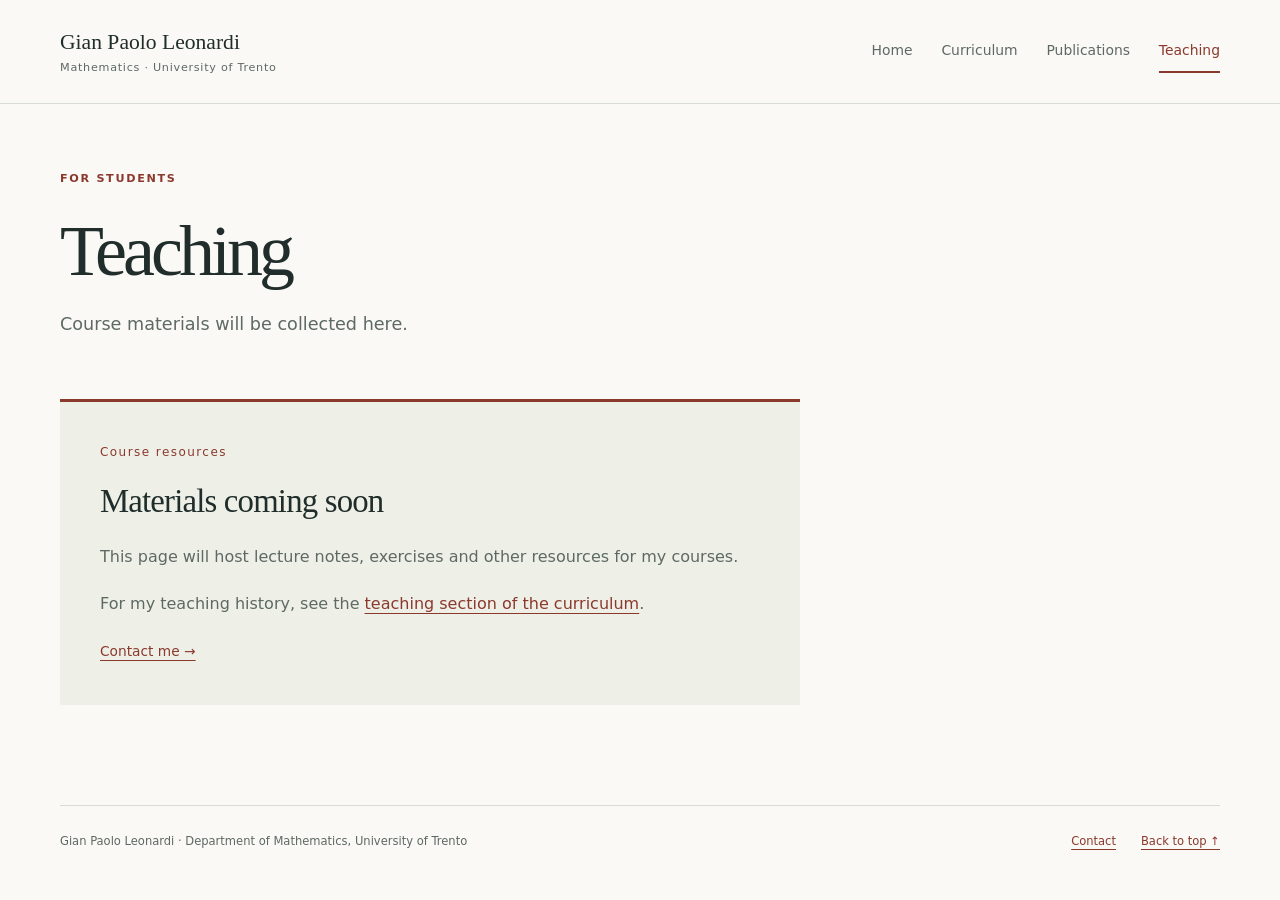
<file: teaching.html>
<!DOCTYPE html>
<html lang="en">
<head>
  <meta charset="utf-8">
  <meta name="viewport" content="width=device-width, initial-scale=1">
  <meta name="description" content="Teaching and future course materials by Gian Paolo Leonardi, University of Trento.">
  <meta name="author" content="Gian Paolo Leonardi">
  <meta name="color-scheme" content="light">
  <title>Teaching · Gian Paolo Leonardi</title>
  <link rel="stylesheet" href="styles.css">
</head>
<body>
<a class="skip-link" href="#main">Skip to content</a>
<header class="site-header"><div class="container header-inner">
  <a class="wordmark" href="index.html">Gian Paolo Leonardi<span>Mathematics · University of Trento</span></a>
  <nav aria-label="Main navigation"><a href="index.html">Home</a><a href="curriculum.html">Curriculum</a><a href="publications.html">Publications</a><a href="teaching.html" aria-current="page">Teaching</a></nav>
</div></header>
<main id="main" class="container">
<div class="page-heading"><p class="eyebrow">For students</p><h1>Teaching</h1><p class="lede">Course materials will be collected here.</p></div>
<section class="teaching-placeholder"><span class="section-number">Course resources</span><h2>Materials coming soon</h2><p>This page will host lecture notes, exercises and other resources for my courses.</p><p>For my teaching history, see the <a href="curriculum.html#teaching">teaching section of the curriculum</a>.</p><a class="text-link" href="mailto:gianpaolo.leonardi@unitn.it">Contact me →</a></section></main>
<footer class="container site-footer"><span>Gian Paolo Leonardi · Department of Mathematics, University of Trento</span><a href="mailto:gianpaolo.leonardi@unitn.it">Contact</a><a href="#main">Back to top ↑</a></footer>
</body>
</html>
</file>
<file: styles.css>
:root {
    --paper: #faf9f5;
    --ink: #202d2b;
    --muted: #5e6964;
    --accent: #8b392d;
    --line: #d8ddd4;
    --wash: #eef0e8;
    --serif: Georgia, 'Times New Roman', serif;
    --sans: system-ui, -apple-system, BlinkMacSystemFont, 'Segoe UI', sans-serif
}

* {
    box-sizing: border-box
}

html {
    scroll-padding-top: 2rem
}

body {
    margin: 0;
    background: var(--paper);
    color: var(--ink);
    font: 16px/1.75 var(--sans)
}

a {
    color: var(--accent);
    text-decoration-thickness: 1px;
    text-underline-offset: 4px
}

a:hover {
    color: var(--ink)
}

a:focus-visible {
    outline: 3px solid var(--accent);
    outline-offset: 5px
}

p {
    margin: 0 0 1.2rem
}

h1,
h2,
h3 {
    font-family: var(--serif);
    font-weight: 400;
    line-height: 1.15
}

h1 {
    font-size: clamp(3.3rem, 6.8vw, 5.8rem);
    letter-spacing: -.055em;
    margin: 0 0 1.6rem
}

h2 {
    font-size: 2.05rem;
    letter-spacing: -.025em;
    margin: 0 0 1.4rem
}

h3 {
    font-size: 1.45rem;
    margin: 0 0 1rem
}

address {
    font-style: normal
}

li {
    padding-left: .2rem
}

.container {
    width: min(1160px, calc(100% - 80px));
    margin-inline: auto
}

.skip-link {
    position: absolute;
    top: -100px;
    left: 20px;
    background: var(--paper);
    padding: 10px;
    z-index: 10
}

.skip-link:focus {
    top: 10px
}

.site-header {
    border-bottom: 1px solid var(--line)
}

.header-inner {
    display: flex;
    align-items: center;
    justify-content: space-between;
    gap: 2rem;
    padding-block: 27px
}

.wordmark {
    font-family: var(--serif);
    font-size: 1.35rem;
    color: var(--ink);
    text-decoration: none;
    line-height: 1.4
}

.wordmark span {
    display: block;
    font-family: var(--sans);
    font-size: .7rem;
    letter-spacing: .065em;
    color: var(--muted);
    margin-top: 3px
}

.site-header nav {
    display: flex;
    gap: 1.8rem
}

.site-header nav a {
    font-size: .87rem;
    text-decoration: none;
    color: var(--muted);
    padding: 8px 0;
    border-bottom: 2px solid transparent
}

.site-header nav a:hover,
.site-header nav a[aria-current=page] {
    border-color: var(--accent);
    color: var(--accent)
}

.eyebrow {
    font-size: .7rem;
    font-weight: 600;
    letter-spacing: .15em;
    text-transform: uppercase;
    color: var(--accent);
    margin-bottom: 1.35rem
}

.hero {
    display: grid;
    grid-template-columns: 1.7fr 1fr;
    gap: 8%;
    padding-block: 85px 70px;
    align-items: center
}

/* The text determines the row height; the portrait scales within that height. */
.hero-identity {
    display: grid;
    grid-template-columns: minmax(0, max-content) clamp(88px, 13vw, 150px);
    align-items: stretch;
    gap: clamp(16px, 2vw, 28px);
    margin-bottom: 1.6rem
}

.identity-text {
    min-width: 0
}

.hero-identity h1 {
    font-size: clamp(2.5rem, 5.4vw, 5rem);
    margin: 0 0 .9rem
}

.hero-identity .position {
    margin: 0
}

/* Absolute positioning prevents the large source image from enlarging the row. */
.profile-photo-frame {
    position: relative;
    min-width: 0
}

.profile-photo {
    position: absolute;
    inset: 0;
    display: block;
    width: 100%;
    height: 100%;
    object-fit: contain;
    object-position: left center
}

.position {
    font-size: 1.1rem;
    margin-bottom: 1.4rem
}

.intro {
    max-width: 600px;
    color: var(--muted);
    font-size: 1.13rem;
    line-height: 1.8;
    margin-bottom: 2.1rem
}

.button {
    display: inline-flex;
    gap: 28px;
    padding: 11px 19px;
    background: var(--ink);
    color: white;
    text-decoration: none;
    font-size: .83rem;
    border: 1px solid var(--ink);
    margin: 0 20px 15px 0
}

.button:hover {
    background: var(--accent);
    color: white;
    border-color: var(--accent)
}

.text-link {
    font-size: .86rem
}

.contact-panel {
    background: var(--wash);
    border-top: 3px solid var(--accent);
    padding: 30px 28px;
    font-size: .87rem;
    overflow-wrap: anywhere
}

.contact-panel h2 {
    font-size: 1.6rem
}

.contact-panel address {
    margin-bottom: 1.3rem
}

.contact-panel>a {
    font-size: .82rem
}

.contact-panel p:not(.eyebrow) {
    margin-top: 1.4rem
}

.muted {
    color: var(--muted)
}

.profile-links {
    display: flex;
    gap: 25px;
    border-top: 1px solid var(--line);
    padding-top: 18px;
    margin-top: 22px;
    font-size: .8rem
}

.bio-section {
    padding: 50px 0;
    border-top: 1px solid var(--line)
}

.bio-section>p:last-child {
    max-width: 890px;
    color: var(--muted)
}

.research-section {
    padding: 42px 0 55px;
    border-top: 1px solid var(--line)
}

.research-grid {
    display: grid;
    grid-template-columns: repeat(3, 1fr);
    gap: 40px;
    margin-top: 35px
}

.section-number {
    display: block;
    font-size: .75rem;
    letter-spacing: .12em;
    color: var(--accent);
    margin-bottom: 20px
}

.research-grid article {
    border-top: 1px solid var(--line);
    padding-top: 20px
}

.research-grid p {
    font-size: .93rem;
    color: var(--muted)
}

.explore {
    display: grid;
    grid-template-columns: repeat(3, 1fr);
    border-top: 1px solid var(--line);
    border-bottom: 1px solid var(--line);
    margin-bottom: 65px
}

.explore>a {
    padding: 25px 15px 25px 0;
    text-decoration: none
}

.explore span {
    display: block;
    font-size: .73rem;
    color: var(--muted);
    margin-bottom: 10px
}

.explore strong {
    font-family: var(--serif);
    font-weight: 400;
    font-size: 1.5rem
}

.site-footer {
    display: flex;
    align-items: center;
    gap: 25px;
    border-top: 1px solid var(--line);
    padding-block: 25px 35px;
    color: var(--muted);
    font-size: .72rem
}

.site-footer span {
    margin-right: auto
}

.page-heading {
    padding: 65px 0 40px
}

.page-heading h1 {
    font-size: clamp(3rem, 6vw, 4.5rem);
    margin-bottom: 1rem
}

.lede {
    font-size: 1.1rem;
    color: var(--muted);
    max-width: 700px
}

.inline-links {
    display: flex;
    flex-wrap: wrap;
    gap: 12px 30px;
    font-size: .82rem;
    margin-top: 25px
}

.cv-layout {
    display: grid;
    grid-template-columns: 240px minmax(0, 1fr);
    gap: 60px;
    align-items: start;
    padding-bottom: 50px
}

.toc {
    position: sticky;
    top: 25px;
    border-top: 2px solid var(--accent);
    padding-top: 20px
}

.toc ol {
    list-style: none;
    padding: 0;
    margin: 0 0 25px
}

.toc li {
    font-size: .76rem;
    margin-bottom: 9px;
    line-height: 1.5;
    padding: 0
}

.toc a {
    color: var(--muted);
    text-decoration: none
}

.toc a:hover {
    color: var(--accent);
    text-decoration: underline
}

.cv-section {
    border-top: 1px solid var(--line);
    padding: 30px 0 25px;
    scroll-margin-top: 20px
}

.cv-content h2 {
    font-size: 1.85rem
}

.cv-content h3 {
    font-size: 1.25rem;
    margin-top: 2rem
}

.cv-content ul {
    padding-left: 20px;
    margin: 0
}

.cv-content li {
    margin-bottom: 14px;
    font-size: .9rem;
    line-height: 1.8
}

.cv-content li p {
    margin: 0
}

.cv-content>section>p {
    font-size: .9rem
}

.cv-content a,
.publications a {
    overflow-wrap: anywhere
}

.source-note {
    max-width: 900px;
    background: var(--wash);
    border-left: 3px solid var(--accent);
    padding: 17px 22px;
    font-size: .8rem;
    color: var(--muted);
    margin: 0 0 45px
}

.source-note strong {
    color: var(--ink)
}

.publications {
    list-style: decimal-leading-zero;
    padding-left: 32px;
    max-width: 960px;
    margin: 25px 0 55px
}

.publications>li {
    padding: 22px 0 24px 14px;
    border-top: 1px solid var(--line);
    font-size: .95rem
}

.publications>li::marker {
    font-size: .8rem;
    color: var(--accent);
    font-variant-numeric: tabular-nums
}

.publications p {
    margin: 0 0 12px
}

.publication-meta {
    display: flex;
    flex-wrap: wrap;
    gap: 10px 20px;
    font-size: .72rem;
    color: var(--muted)
}

#preprints {
    max-width: 960px;
    margin-bottom: 40px
}

#preprints li {
    margin-bottom: 20px
}

.teaching-placeholder {
    max-width: 740px;
    background: var(--wash);
    padding: 40px;
    border-top: 3px solid var(--accent);
    margin: 0 0 100px
}

.teaching-placeholder p {
    color: var(--muted)
}

@media(min-width:1500px) {
    body {
        font-size: 17px
    }
}

@media(max-width:900px) {
    .container {
        width: calc(100% - 48px)
    }

    .header-inner {
        gap: 1rem
    }

    .site-header nav {
        gap: 1rem
    }

    .hero {
        gap: 35px
    }

    .contact-panel {
        padding: 25px 20px
    }

    .research-grid {
        gap: 22px
    }

    .cv-layout {
        grid-template-columns: 190px minmax(0, 1fr);
        gap: 30px
    }

    .explore span {
        min-height: 38px
    }
}

@media(max-width:650px) {
    .container {
        width: calc(100% - 36px)
    }

    .header-inner {
        display: block;
        padding-block: 20px 10px
    }

    .site-header nav {
        gap: 0;
        justify-content: space-between;
        margin-top: 17px
    }

    .site-header nav a {
        font-size: .8rem
    }

    .hero {
        grid-template-columns: 1fr;
        padding: 45px 0;
        gap: 35px
    }

    h1 {
        font-size: 3.6rem
    }

    .hero-identity h1 {
        font-size: clamp(2rem, 9vw, 3.6rem)
    }

    .hero .eyebrow {
        font-size: .64rem
    }

    .intro {
        font-size: 1rem
    }

    .contact-panel {
        padding: 25px
    }

    .research-grid,
    .explore {
        grid-template-columns: 1fr
    }

    .research-grid {
        gap: 20px
    }

    .research-grid h3 br {
        display: none
    }

    .explore>a {
        border-bottom: 1px solid var(--line);
        padding: 20px 0
    }

    .explore>a:last-child {
        border: 0
    }

    .explore span {
        min-height: 0
    }

    .bio-section {
        padding: 35px 0
    }

    .site-footer {
        flex-wrap: wrap;
        gap: 10px 22px
    }

    .site-footer span {
        flex-basis: 100%
    }

    .page-heading {
        padding: 40px 0 25px
    }

    .cv-layout {
        display: block
    }

    .toc {
        position: static;
        margin-bottom: 35px
    }

    .toc ol {
        columns: 2;
        column-gap: 25px
    }

    .toc li {
        break-inside: avoid
    }

    .cv-section {
        padding-top: 25px
    }

    .publications {
        padding-left: 25px
    }

    .publications>li {
        padding-left: 7px
    }

    .teaching-placeholder {
        padding: 25px;
        margin-bottom: 60px
    }
}

@media(prefers-reduced-motion:no-preference) {
    html {
        scroll-behavior: smooth
    }
}

@media print {
    body {
        background: white;
        color: black;
        font-size: 10pt
    }

    .container {
        width: 100%
    }

    .site-header nav,
    .skip-link,
    .toc,
    .site-footer,
    .button {
        display: none
    }

    .hero,
    .cv-layout {
        display: block
    }

    .hero,
    .page-heading {
        padding: 0 0 20px
    }

    .contact-panel {
        background: none;
        padding: 0;
        border: 0
    }

    .cv-section {
        break-inside: auto
    }

    .publications>li,
    .research-grid article {
        break-inside: avoid
    }

    a {
        color: black
    }

    .source-note {
        background: none
    }

    h1 {
        font-size: 32pt
    }

    h2 {
        font-size: 20pt
    }
}
</file>
